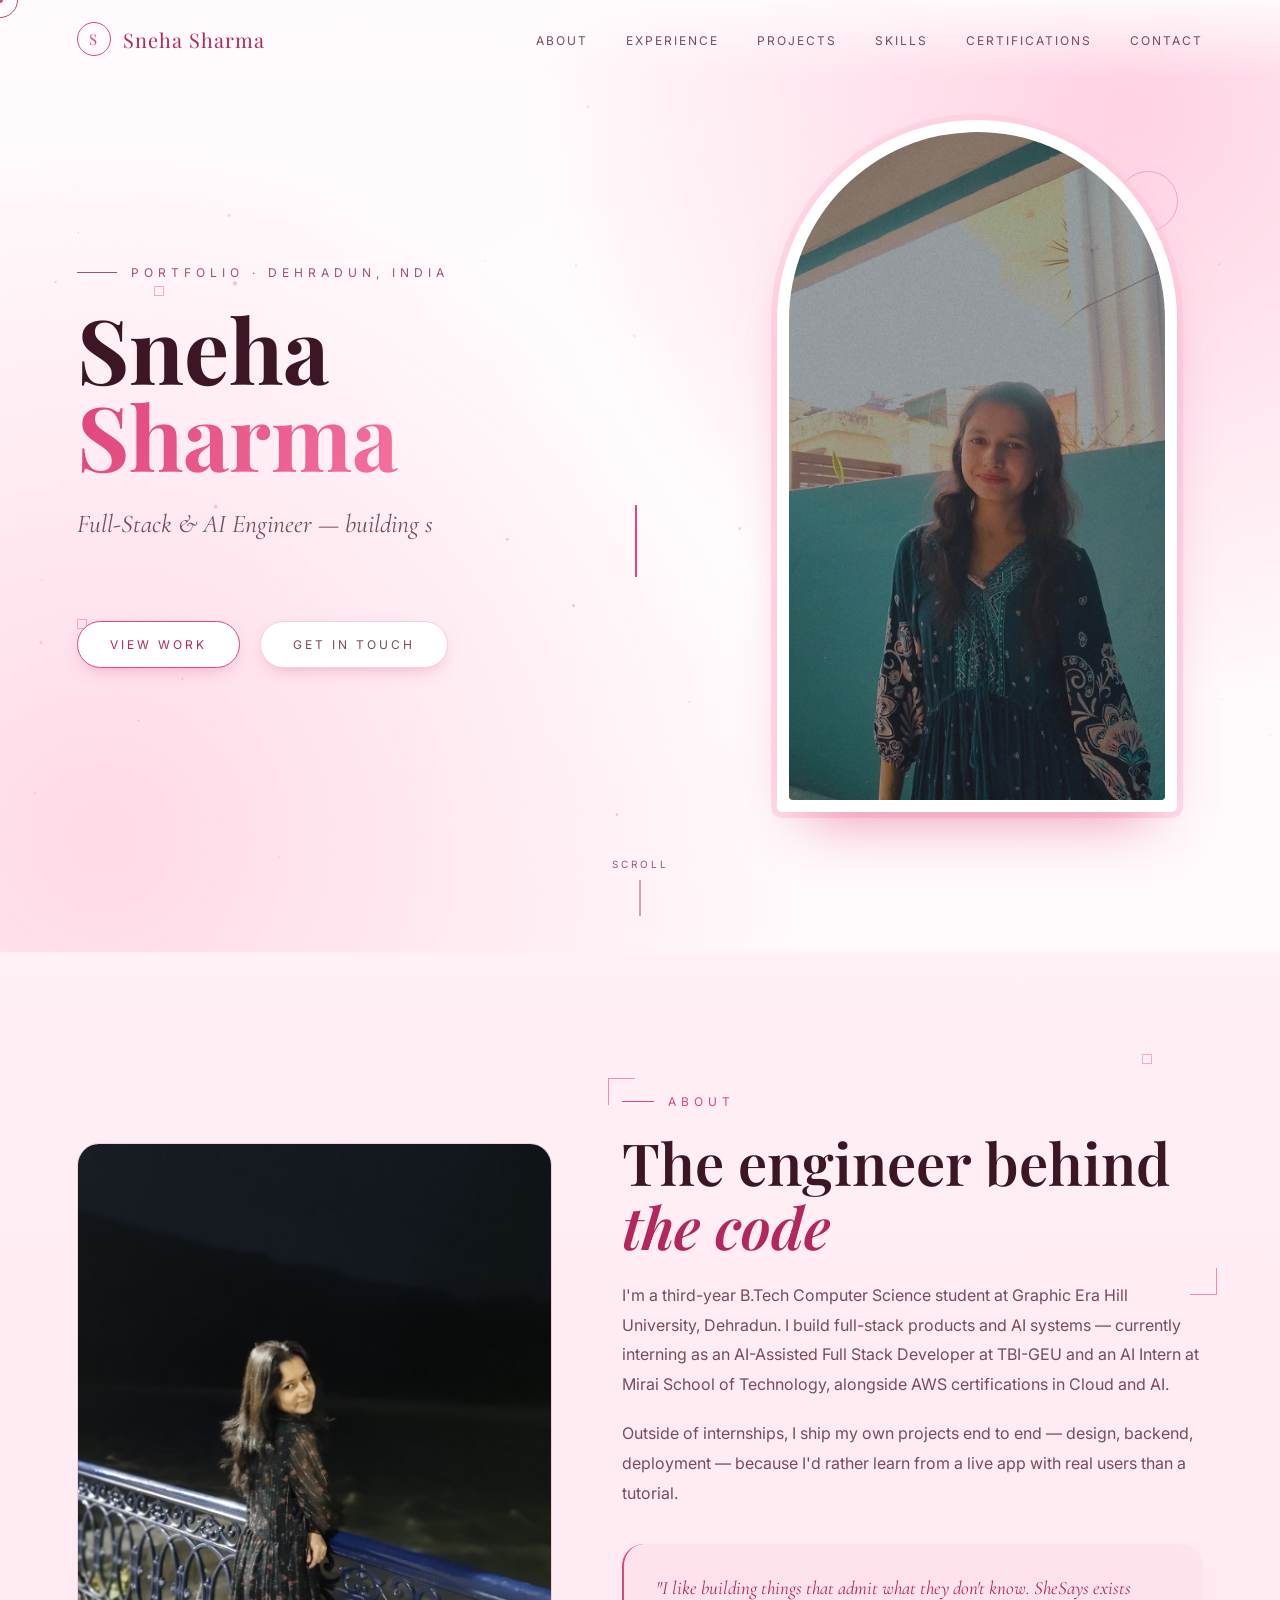
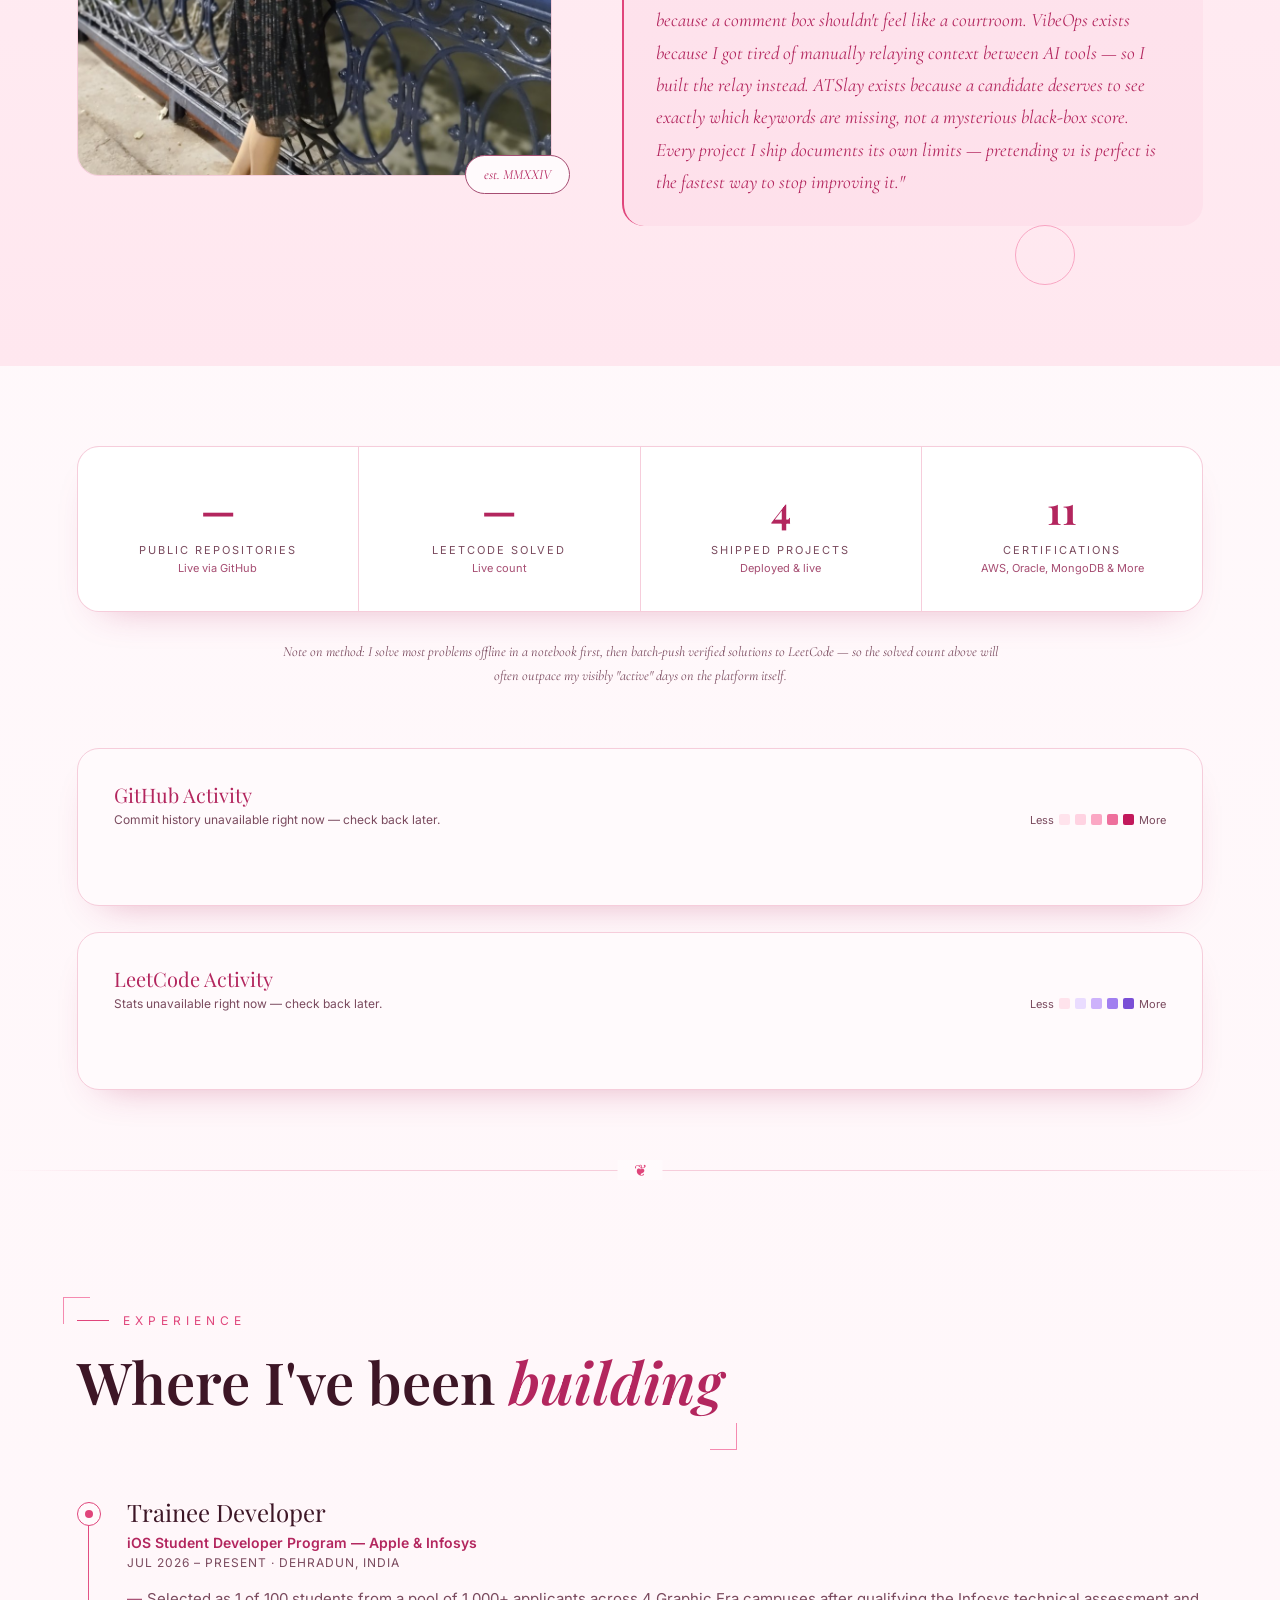
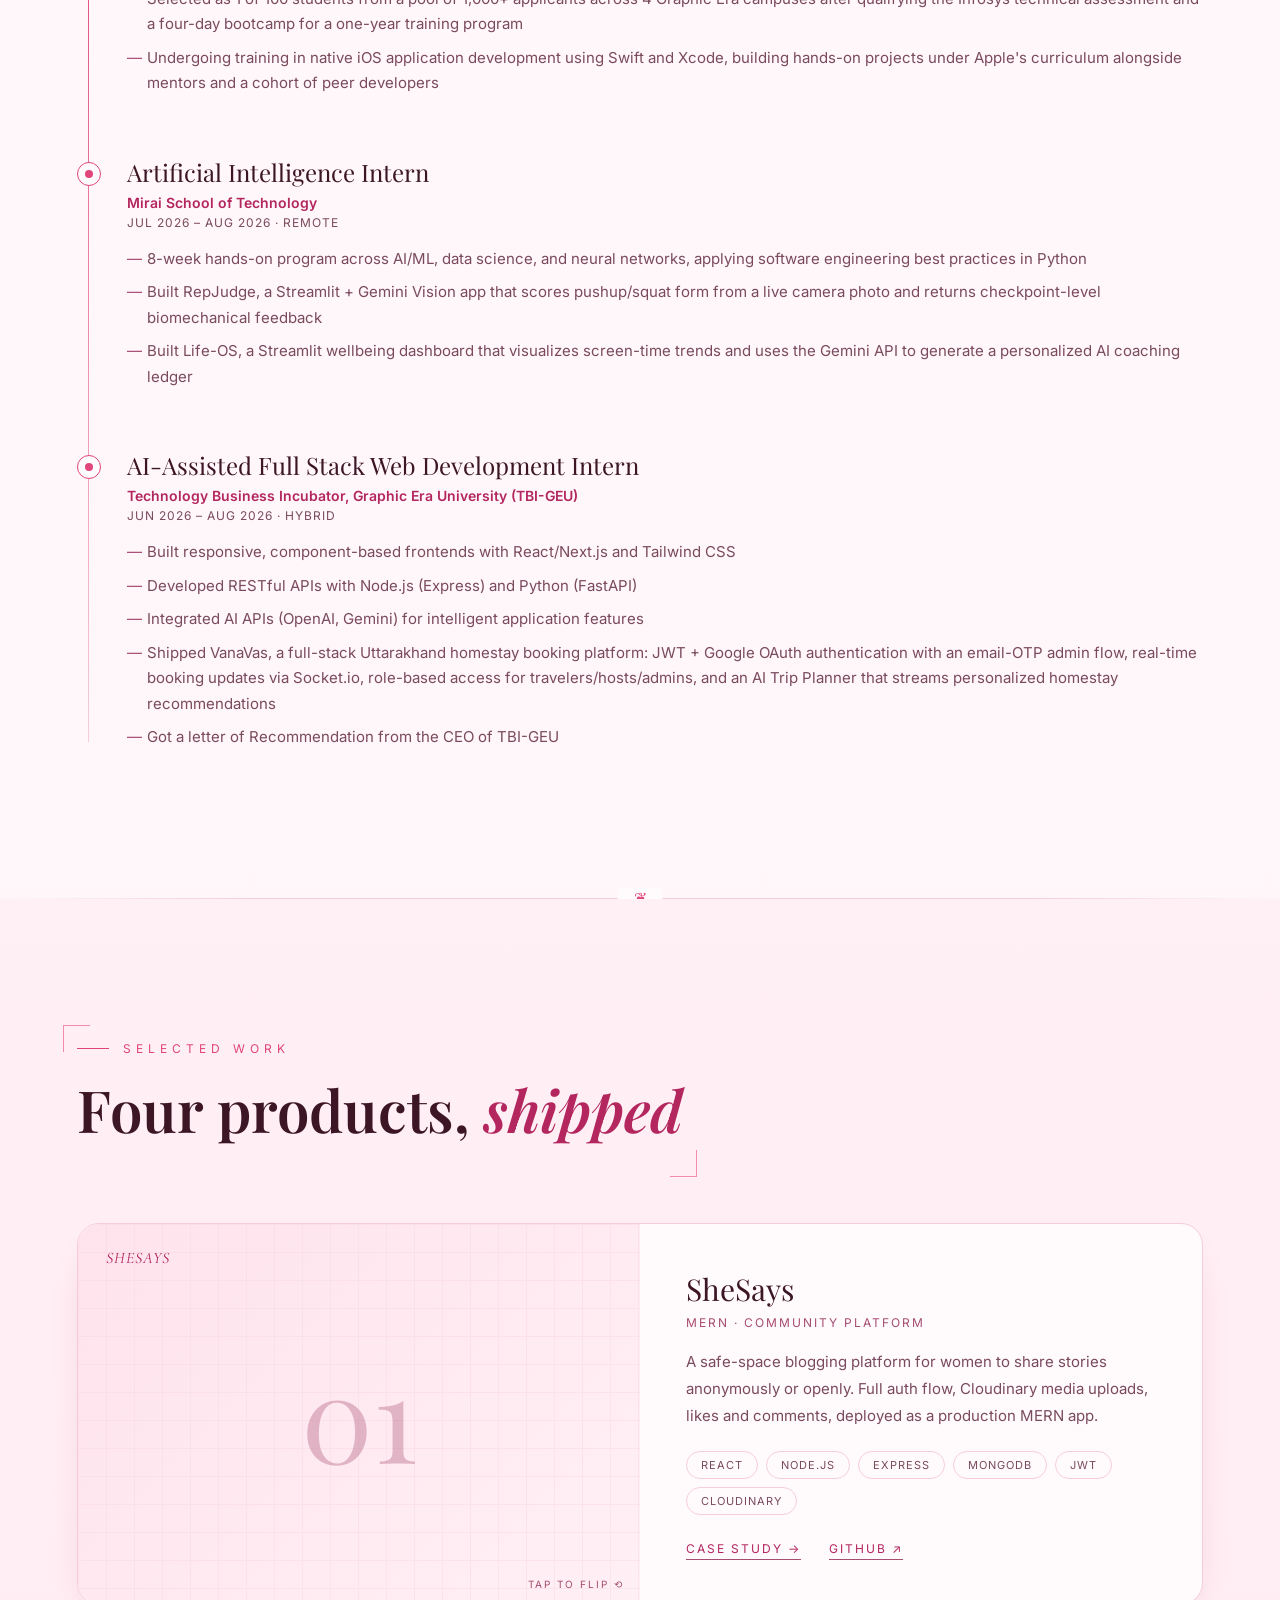
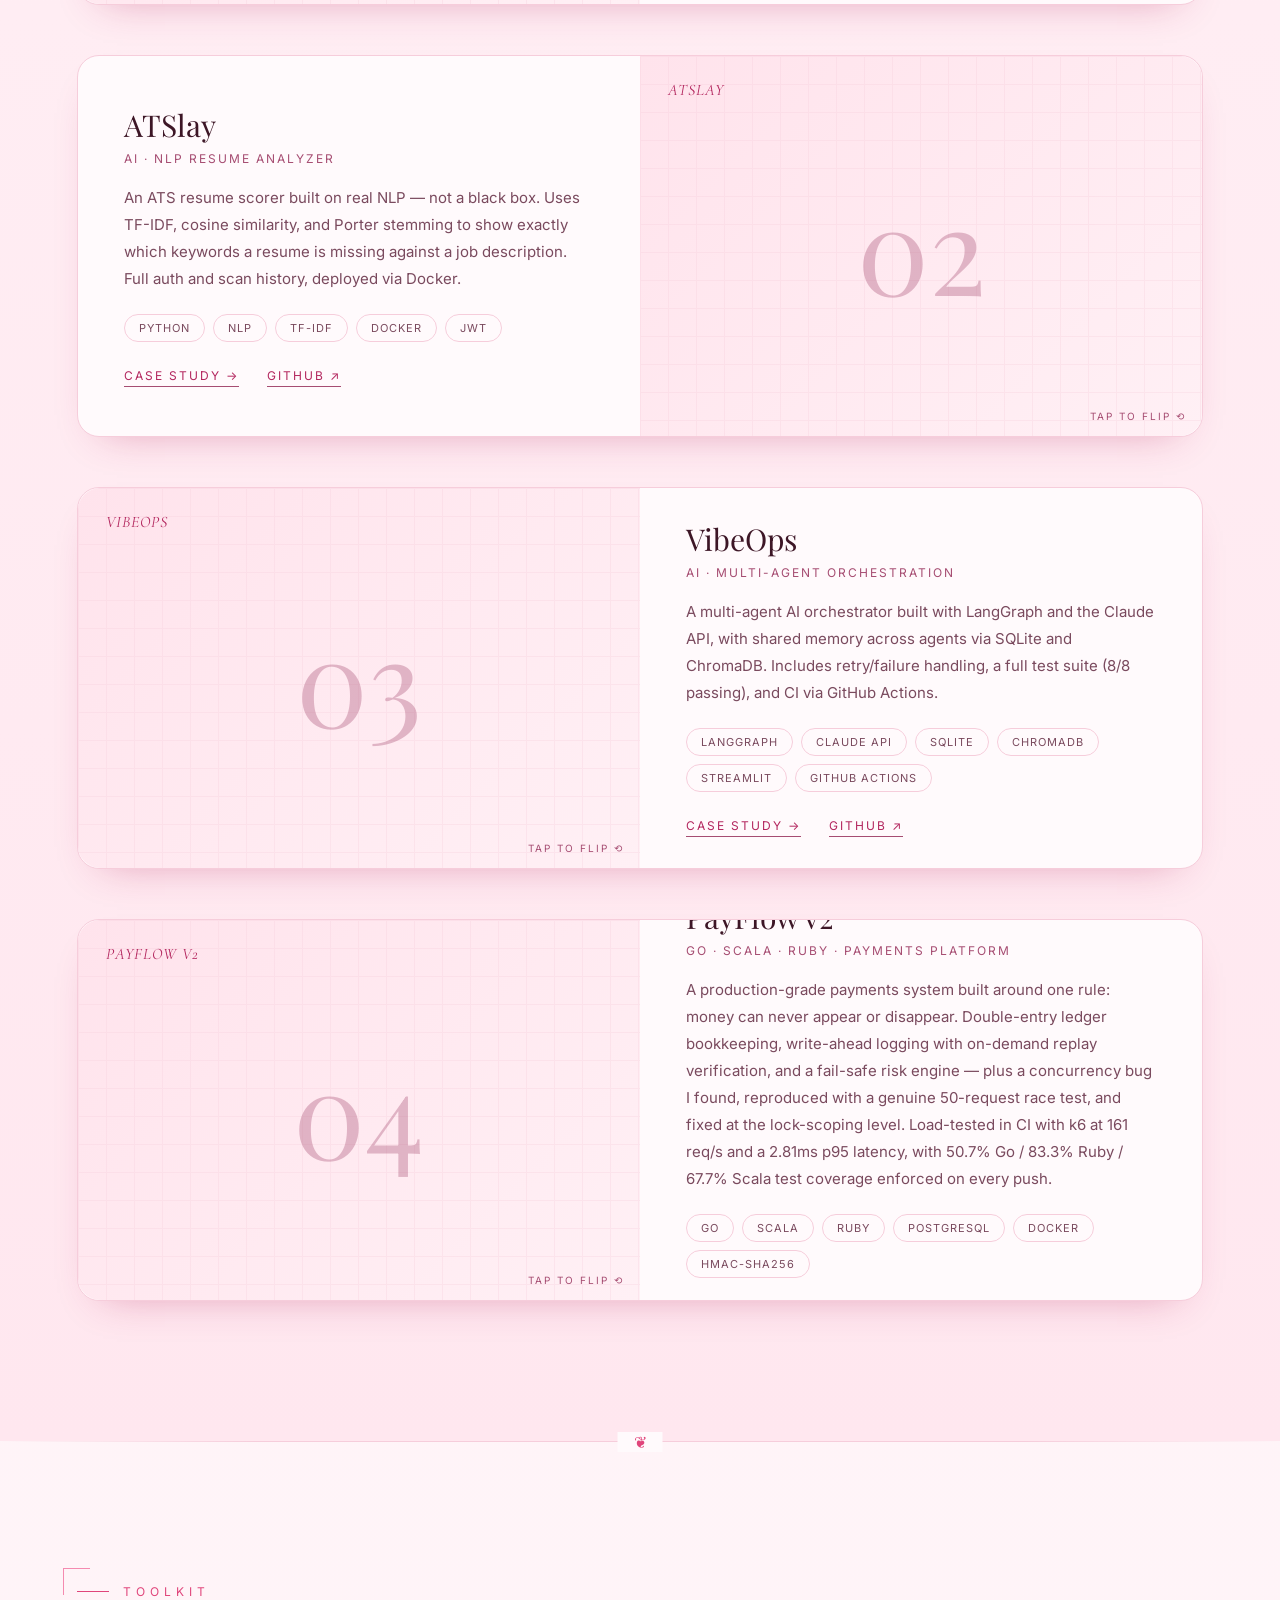
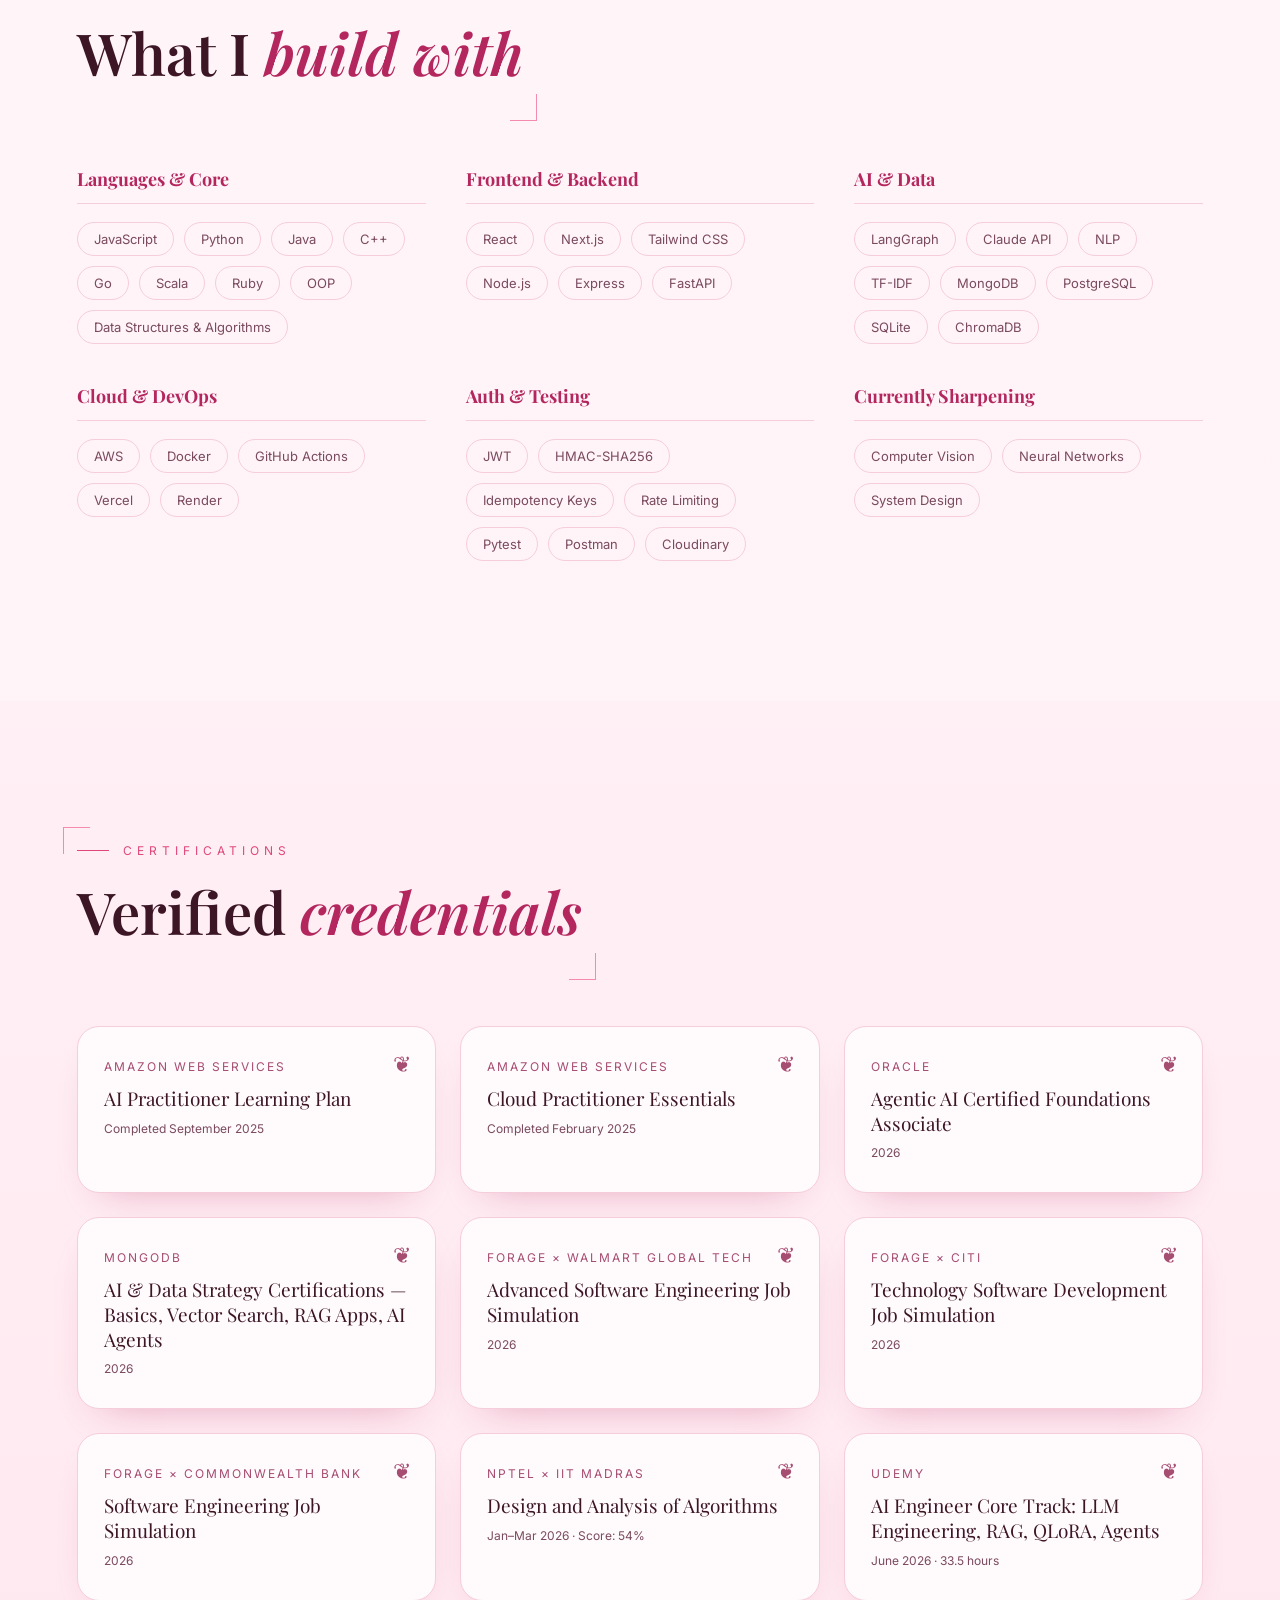
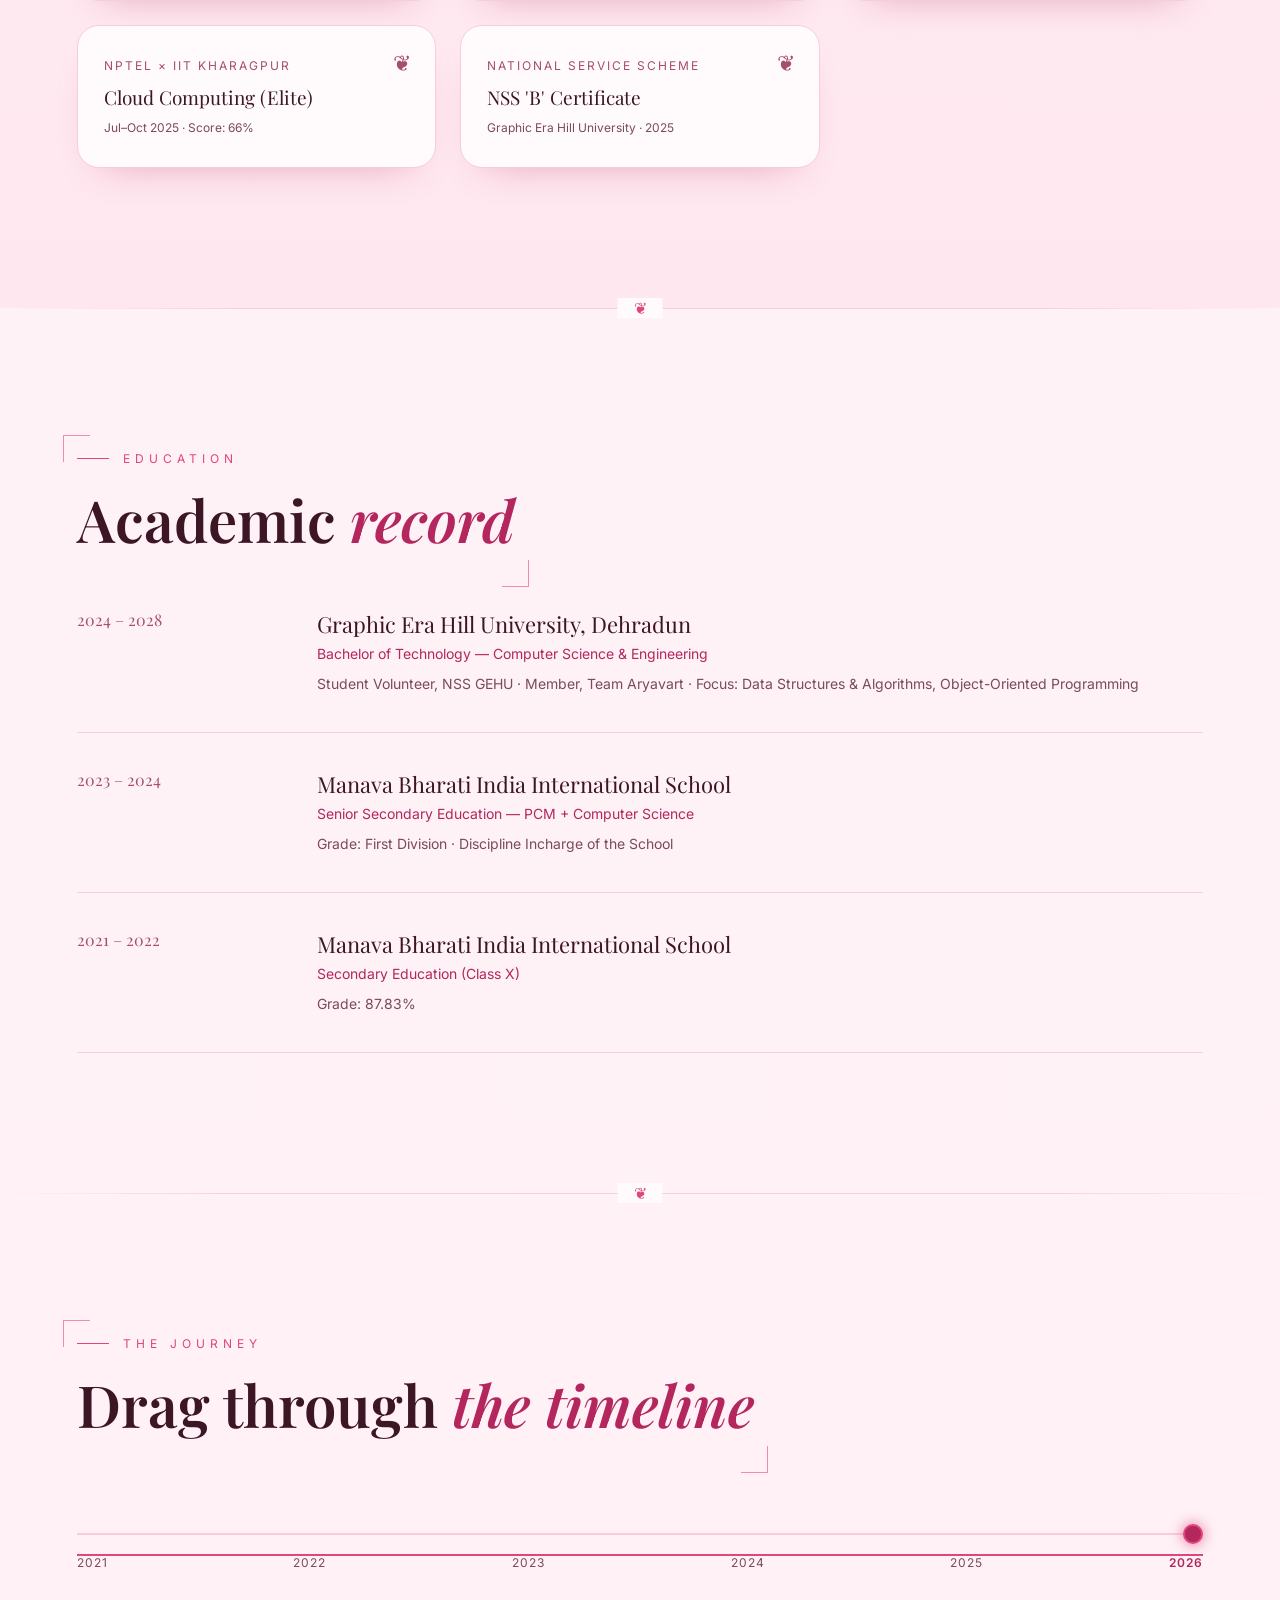
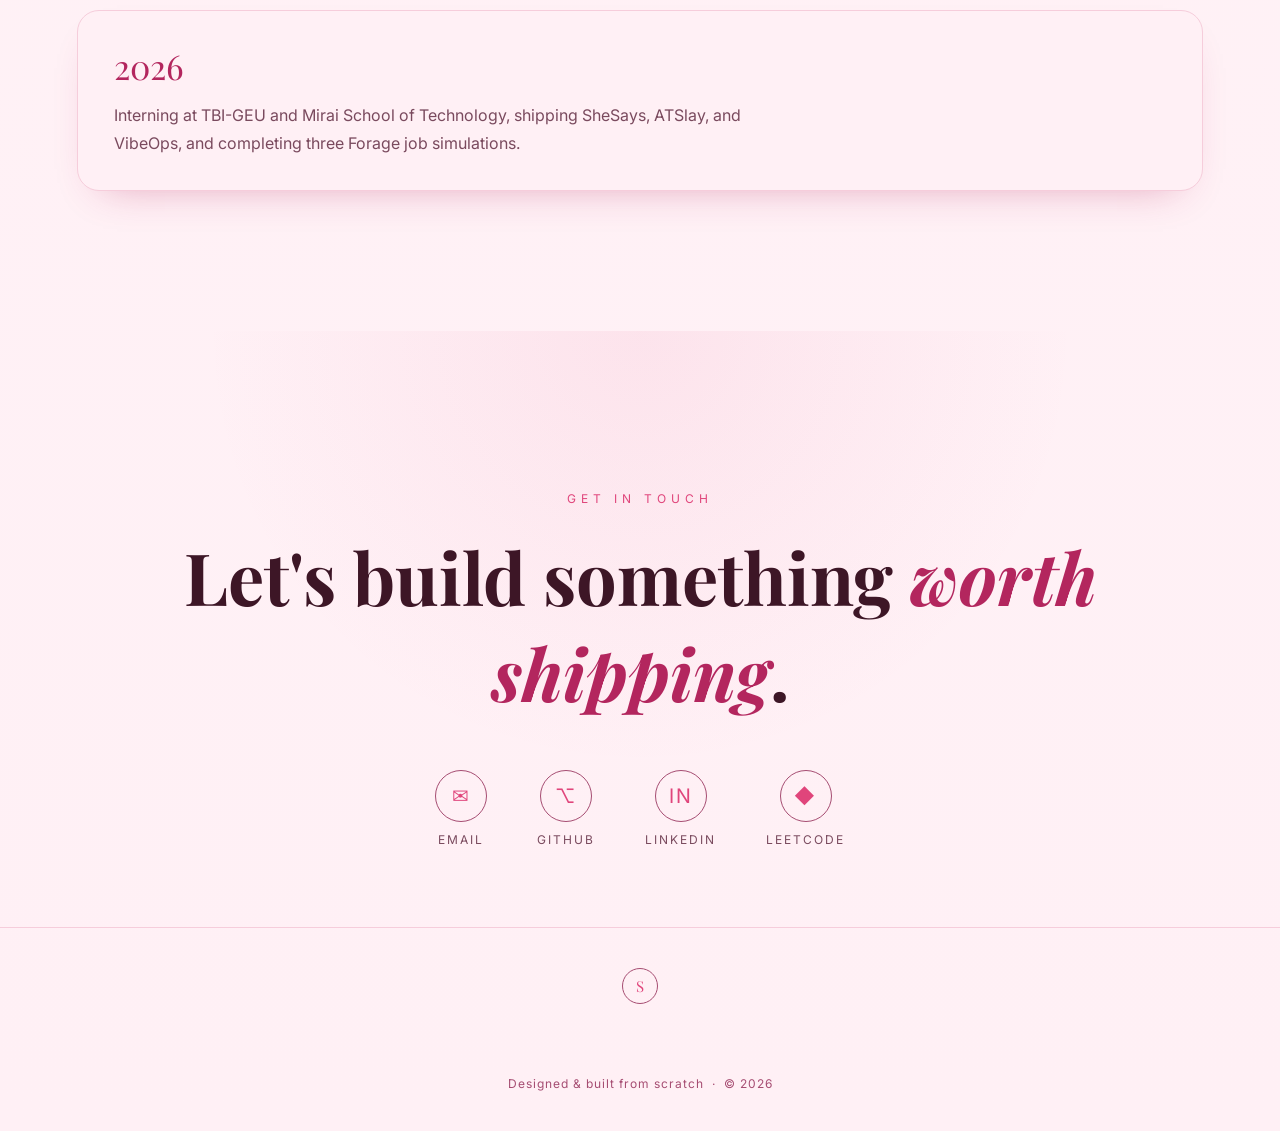
<file: index.html>
<!DOCTYPE html>
<html lang="en">
<head>
<meta charset="UTF-8">
<meta name="viewport" content="width=device-width, initial-scale=1.0">
<title>Sneha Sharma — Full-Stack &amp; AI Engineer</title>
<meta name="description" content="Portfolio of Sneha Sharma — B.Tech CSE, Graphic Era Hill University. Full-stack & AI engineer building SheSays, ATSlay, and VibeOps.">
<link rel="icon" href="data:image/svg+xml,<svg xmlns=%22http://www.w3.org/2000/svg%22 viewBox=%220 0 100 100%22><circle cx=%2250%22 cy=%2250%22 r=%2248%22 fill=%22%23ffe3ec%22 stroke=%22%23e0457b%22 stroke-width=%224%22/><text x=%2250%22 y=%2266%22 font-size=%2244%22 fill=%22%23e0457b%22 text-anchor=%22middle%22 font-family=%22serif%22>S</text></svg>">
<link rel="preconnect" href="https://fonts.googleapis.com">
<link rel="preconnect" href="https://fonts.gstatic.com" crossorigin>
<link href="https://fonts.googleapis.com/css2?family=Playfair+Display:ital,wght@0,500;0,600;0,700;0,800;1,500&family=Cormorant+Garamond:ital,wght@0,500;1,500&family=Inter:wght@300;400;500;600;700&display=swap" rel="stylesheet">
<style>
  :root{
    --ink:#fffafc;
    --ink-2:#fff0f5;
    --ink-3:#ffe3ec;
    --hairline:#f6cddb;
    --gold:#e0457b;
    --gold-bright:#b3265e;
    --gold-dim:#a64d72;
    --ivory:#3d1626;
    --ivory-dim:#7a4a5e;
    --wine:#ffd1e1;
    --serif:'Playfair Display', serif;
    --serif-italic:'Cormorant Garamond', serif;
    --sans:'Inter', sans-serif;
  }

  *{margin:0;padding:0;box-sizing:border-box;}

  html{scroll-behavior:smooth;}

  body{
    background:var(--ink);
    color:var(--ivory);
    font-family:var(--sans);
    overflow-x:hidden;
    cursor:none;
  }

  ::selection{background:var(--gold);color:var(--ink);}

  a{color:inherit;text-decoration:none;}

  img{max-width:100%;display:block;}

  /* ============ CUSTOM CURSOR ============ */
  .cursor-dot, .cursor-ring{
    position:fixed;top:0;left:0;pointer-events:none;z-index:9999;
    border-radius:50%;
    transform:translate(-50%,-50%);
    will-change:transform;
  }
  .cursor-dot{
    width:6px;height:6px;background:var(--gold);
    transition:opacity .2s;
  }
  .cursor-ring{
    width:36px;height:36px;border:1px solid var(--gold-dim);
    transition:width .25s,height .25s,border-color .25s,background .25s;
  }
  .cursor-ring.hover{
    width:64px;height:64px;border-color:var(--gold);background:rgba(224,69,123,0.08);
  }
  @media (hover:none), (pointer:coarse){
    .cursor-dot,.cursor-ring{display:none;}
    body{cursor:auto;}
  }

  /* ============ SPLASH SCREEN ============ */
  #splash{
    position:fixed;inset:0;z-index:10000;
    background:var(--ink);
    display:flex;align-items:center;justify-content:center;
    transition:opacity .9s ease, visibility .9s ease;
  }
  #splash.hide{opacity:0;visibility:hidden;pointer-events:none;}
  .seal{
    position:relative;width:140px;height:140px;
  }
  .seal svg{width:100%;height:100%;}
  .seal-ring{
    fill:none;stroke:var(--gold);stroke-width:1.5;
    stroke-dasharray:440;stroke-dashoffset:440;
    animation:draw-ring 1.4s ease forwards .2s;
  }
  .seal-letter{
    font-family:var(--serif);font-size:56px;fill:var(--gold-bright);
    opacity:0;
    animation:letter-in 0.8s ease forwards 1.1s;
  }
  .seal-crack{
    fill:none;stroke:var(--gold-bright);stroke-width:1.2;
    stroke-dasharray:120;stroke-dashoffset:120;
    animation:draw-crack .5s ease forwards 1.7s;
    opacity:0;
  }
  .seal-shockwave{
    fill:none;stroke:var(--gold);stroke-width:1.5;
    opacity:0;transform-origin:center;
  }
  #splash.crack-open .seal-crack{opacity:1;}
  #splash.crack-open .seal-shockwave{animation:shockwave .7s ease-out forwards;}
  #splash.crack-open .seal{animation:seal-break .7s ease-in forwards;}
  @keyframes draw-ring{to{stroke-dashoffset:0;}}
  @keyframes draw-crack{to{stroke-dashoffset:0;}}
  @keyframes letter-in{
    from{opacity:0;transform:scale(0.8);}
    to{opacity:1;transform:scale(1);}
  }
  @keyframes shockwave{
    from{opacity:.9;transform:scale(0.9);}
    to{opacity:0;transform:scale(2.6);}
  }
  @keyframes seal-break{
    0%{transform:scale(1);opacity:1;}
    40%{transform:scale(1.12);opacity:1;}
    100%{transform:scale(0.7) rotate(8deg);opacity:0;}
  }
  .splash-label{
    position:absolute;bottom:-40px;left:50%;transform:translateX(-50%);
    font-size:11px;letter-spacing:4px;color:var(--gold-dim);
    text-transform:uppercase;white-space:nowrap;
    opacity:0;animation:letter-in .8s ease forwards 1.5s;
  }

  /* ============ AMBIENT PARTICLES + CURSOR DUST ============ */
  #ambientCanvas{position:fixed;inset:0;z-index:1;pointer-events:none;opacity:.5;}
  .dust{
    position:fixed;top:0;left:0;pointer-events:none;z-index:9998;
    width:4px;height:4px;border-radius:50%;background:var(--gold-bright);
    box-shadow:0 0 6px 1px var(--gold);
    animation:dust-float .9s ease-out forwards;
  }
  @keyframes dust-float{
    0%{opacity:.9;transform:translate(0,0) scale(1);}
    100%{opacity:0;transform:translate(var(--dx,0px),var(--dy,-40px)) scale(0.3);}
  }

  /* ============ SCROLL-DRAWN SECTION FRAME ============ */
  .section-frame{position:relative;display:inline-block;padding:2px 0;}
  .section-frame::before,.section-frame::after{
    content:'';position:absolute;width:0;height:0;
    border:1px solid var(--gold);transition:width .6s ease, height .6s ease;
  }
  .section-frame::before{top:-14px;left:-14px;border-right:none;border-bottom:none;}
  .section-frame::after{bottom:-14px;right:-14px;border-left:none;border-top:none;}
  .reveal.in.section-frame::before,.reveal.in.section-frame::after{width:26px;height:26px;}

  /* ============ PARALLAX LAYERS ============ */
  .parallax-el{position:absolute;pointer-events:none;will-change:transform;opacity:.5;}
  .parallax-diamond{width:10px;height:10px;border:1px solid var(--gold-dim);transform:rotate(45deg);}
  .parallax-ring{width:60px;height:60px;border:1px solid var(--gold-dim);border-radius:50%;}

  /* ============ SCROLL PROGRESS ============ */
  #progress{
    position:fixed;top:0;left:0;height:2px;background:linear-gradient(90deg,var(--gold-dim),var(--gold),var(--gold-bright));
    z-index:9000;width:0%;transition:width .1s linear;
  }

  /* ============ NAV ============ */
  nav{
    position:fixed;top:0;left:0;right:0;z-index:900;
    display:flex;align-items:center;justify-content:space-between;
    padding:22px 6vw;
    background:linear-gradient(180deg, rgba(255,250,252,0.9), rgba(255,250,252,0));
    backdrop-filter:blur(2px);
  }
  .brand{
    display:flex;align-items:center;gap:12px;
    font-family:var(--serif);font-size:20px;letter-spacing:1px;color:var(--gold-bright);
  }
  .brand .mono{
    width:34px;height:34px;border:1px solid var(--gold);border-radius:50%;
    display:flex;align-items:center;justify-content:center;font-size:15px;color:var(--gold);
  }
  .nav-links{display:flex;gap:38px;list-style:none;}
  .nav-links a{
    font-size:12px;letter-spacing:2px;text-transform:uppercase;color:var(--ivory-dim);
    position:relative;padding-bottom:4px;transition:color .3s;
  }
  .nav-links a::after{
    content:'';position:absolute;bottom:0;left:0;width:0;height:1px;background:var(--gold);
    transition:width .35s ease;
  }
  .nav-links a:hover{color:var(--gold-bright);}
  .nav-links a:hover::after{width:100%;}
  .nav-toggle{display:none;flex-direction:column;gap:5px;cursor:none;}
  .nav-toggle span{width:24px;height:1px;background:var(--gold);}

  @media(max-width:900px){
    .nav-links{
      position:fixed;top:0;right:-100%;height:100vh;width:70%;
      background:var(--ink-2);flex-direction:column;justify-content:center;
      align-items:flex-start;padding:0 40px;transition:right .5s ease;gap:28px;
      border-left:1px solid var(--hairline);
    }
    .nav-links.open{right:0;}
    .nav-toggle{display:flex;}
  }

  /* ============ SECTION SHELL ============ */
  section{
    position:relative;padding:140px 6vw;max-width:1400px;margin:0 auto;
  }
  .eyebrow{
    font-size:12px;letter-spacing:5px;text-transform:uppercase;color:var(--gold);
    display:flex;align-items:center;gap:14px;margin-bottom:22px;
  }
  .eyebrow::before{content:'';width:32px;height:1px;background:var(--gold);}
  h2.title{
    font-family:var(--serif);font-weight:600;font-size:clamp(32px,5vw,58px);
    color:var(--ivory);line-height:1.1;margin-bottom:20px;
  }
  h2.title em{color:var(--gold-bright);font-style:italic;}

  .reveal{opacity:0;transform:translateY(40px);transition:opacity .9s cubic-bezier(.2,.7,.2,1),transform .9s cubic-bezier(.2,.7,.2,1);}
  .reveal.in{opacity:1;transform:translateY(0);}
  .reveal-delay-1.in{transition-delay:.1s;}
  .reveal-delay-2.in{transition-delay:.22s;}
  .reveal-delay-3.in{transition-delay:.34s;}

  .divider{
    width:100%;height:1px;
    background:linear-gradient(90deg, transparent, var(--hairline) 20%, var(--hairline) 80%, transparent);
    margin:0 auto;position:relative;
  }
  .divider::before{
    content:'❦';position:absolute;left:50%;top:50%;transform:translate(-50%,-50%);
    background:var(--ink);color:var(--gold);padding:0 16px;font-size:16px;
  }

  /* ============ HERO ============ */
  #hero{
    min-height:100vh;display:flex;align-items:center;padding-top:120px;
    background:
      radial-gradient(circle at 85% 15%, rgba(224,69,123,0.08), transparent 40%),
      radial-gradient(circle at 10% 90%, rgba(255,182,206,0.15), transparent 45%);
  }
  .hero-grid{
    display:grid;grid-template-columns:1.15fr 0.85fr;gap:60px;align-items:center;width:100%;
  }
  .hero-eyebrow{
    font-size:12px;letter-spacing:5px;text-transform:uppercase;color:var(--gold-dim);
    margin-bottom:24px;display:flex;align-items:center;gap:14px;
  }
  .hero-eyebrow::before{content:'';width:40px;height:1px;background:var(--gold-dim);}
  .hero-name{
    font-family:var(--serif);font-weight:700;font-size:clamp(48px,7vw,104px);
    line-height:0.98;color:var(--ivory);
  }
  .hero-name .last{
    display:block;color:var(--gold);
    background:linear-gradient(120deg,var(--gold-dim),var(--gold-bright) 40%,var(--gold) 60%,var(--gold-dim));
    background-size:250% auto;-webkit-background-clip:text;background-clip:text;-webkit-text-fill-color:transparent;
    animation:shine 6s linear infinite;
  }
  @keyframes shine{to{background-position:250% center;}}
  .hero-tagline{
    font-family:var(--serif-italic);font-style:italic;font-size:clamp(18px,2vw,26px);
    color:var(--ivory-dim);margin-top:26px;max-width:560px;line-height:1.5;min-height:2.8em;
  }
  .hero-cta{display:flex;gap:20px;margin-top:44px;flex-wrap:wrap;}
  .btn{
    position:relative;display:inline-flex;align-items:center;gap:10px;
    padding:15px 32px;font-size:12px;letter-spacing:3px;text-transform:uppercase;
    border:1px solid var(--gold);color:var(--gold-bright);overflow:hidden;
    transition:color .4s ease;
  }
  .btn::before{
    content:'';position:absolute;inset:0;background:var(--gold);
    transform:translateX(-101%);transition:transform .45s cubic-bezier(.2,.7,.2,1);z-index:-1;
  }
  .btn:hover{color:var(--ink);}
  .btn:hover::before{transform:translateX(0);}
  .btn.ghost{border-color:var(--hairline);color:var(--ivory-dim);}
  .btn.ghost:hover{color:var(--ivory);border-color:var(--gold-dim);}
  .btn.ghost::before{background:var(--ink-3);}

  .hero-portrait{
    position:relative;justify-self:center;width:100%;max-width:400px;
  }
  .portrait-frame{
    position:relative;border:1px solid var(--gold-dim);padding:14px;
    animation:float 6s ease-in-out infinite;
  }
  .portrait-frame::before,.portrait-frame::after{
    content:'';position:absolute;width:22px;height:22px;border:1px solid var(--gold);
  }
  .portrait-frame::before{top:-1px;left:-1px;border-right:none;border-bottom:none;}
  .portrait-frame::after{bottom:-1px;right:-1px;border-left:none;border-top:none;}
  .portrait-frame img{filter:grayscale(15%) contrast(1.05) saturate(0.9);}
  @keyframes float{0%,100%{transform:translateY(0);}50%{transform:translateY(-14px);}}

  .scroll-cue{
    position:absolute;bottom:36px;left:50%;transform:translateX(-50%);
    display:flex;flex-direction:column;align-items:center;gap:10px;
    font-size:10px;letter-spacing:3px;color:var(--gold-dim);text-transform:uppercase;
  }
  .scroll-cue .line{width:1px;height:36px;background:var(--gold-dim);position:relative;overflow:hidden;}
  .scroll-cue .line::after{
    content:'';position:absolute;top:-100%;left:0;width:100%;height:100%;background:var(--gold);
    animation:scroll-line 2s ease-in-out infinite;
  }
  @keyframes scroll-line{50%{top:100%;}100%{top:100%;}}

  /* ============ ABOUT ============ */
  #about{background:var(--ink-2);}
  .about-grid{display:grid;grid-template-columns:0.9fr 1.1fr;gap:70px;align-items:center;}
  .about-img-wrap{position:relative;}
  .about-img-wrap img{
    filter:grayscale(35%) contrast(1.05) brightness(0.95);
    border:1px solid var(--hairline);
  }
  .about-img-wrap .frame-tag{
    position:absolute;bottom:-18px;right:-18px;background:var(--ink);
    border:1px solid var(--gold-dim);padding:10px 18px;font-family:var(--serif-italic);
    font-style:italic;font-size:14px;color:var(--gold-bright);
  }
  .about-body p{color:var(--ivory-dim);line-height:1.85;font-size:16px;margin-bottom:20px;}
  .philosophy{
    margin-top:36px;padding:28px 32px;border-left:2px solid var(--gold);
    background:rgba(224,69,123,0.04);
  }
  .philosophy p{
    font-family:var(--serif-italic);font-style:italic;font-size:19px;color:var(--gold-bright);
    line-height:1.7;margin:0;
  }

  /* ============ LIVE STATS ============ */
  #stats{padding-top:80px;padding-bottom:80px;}
  .stats-grid{
    display:grid;grid-template-columns:repeat(4,1fr);gap:1px;
    background:var(--hairline);border:1px solid var(--hairline);
  }
  .stat-card{
    background:var(--ink);padding:36px 24px;text-align:center;
  }
  .stats-note{
    max-width:720px;margin:28px auto 0;text-align:center;font-family:var(--serif-italic);
    font-style:italic;font-size:14px;color:var(--ivory-dim);line-height:1.7;
  }
  .heatmap-panel{margin-top:60px;border:1px solid var(--hairline);padding:32px 36px;background:var(--ink);}
  .heatmap-header{display:flex;justify-content:space-between;align-items:flex-end;flex-wrap:wrap;gap:16px;margin-bottom:22px;}
  .heatmap-title{font-family:var(--serif);font-size:20px;color:var(--gold-bright);}
  .heatmap-sub{font-size:12px;color:var(--ivory-dim);margin-top:4px;}
  .heatmap-legend{display:flex;align-items:center;gap:5px;font-size:11px;color:var(--ivory-dim);}
  .heatmap-grid{
    display:grid;grid-auto-flow:column;grid-template-rows:repeat(7,1fr);gap:3px;
    overflow-x:auto;padding-bottom:6px;
  }
  .hm-cell{width:11px;height:11px;background:var(--ink-3);border-radius:2px;flex-shrink:0;}
  .hm-cell[data-level="0"]{background:var(--ink-3);}
  .hm-cell[data-level="1"]{background:#ffd3e2;}
  .hm-cell[data-level="2"]{background:#fba7c4;}
  .hm-cell[data-level="3"]{background:#ee6f9c;}
  .hm-cell[data-level="4"]{background:#c2185b;}
  .hm-cell.lc[data-level="1"]{background:#eadcff;}
  .hm-cell.lc[data-level="2"]{background:#cdb2fb;}
  .hm-cell.lc[data-level="3"]{background:#a17ff0;}
  .hm-cell.lc[data-level="4"]{background:#7a4fd6;}
  @media(max-width:700px){.heatmap-panel{padding:24px 20px;}}
  .stat-num{
    font-family:var(--serif);font-size:clamp(30px,3vw,44px);color:var(--gold-bright);
    font-weight:700;
  }
  .stat-label{
    font-size:11px;letter-spacing:2px;text-transform:uppercase;color:var(--ivory-dim);margin-top:8px;
  }
  .stat-sub{font-size:11px;color:var(--gold-dim);margin-top:4px;}
  @media(max-width:800px){.stats-grid{grid-template-columns:repeat(2,1fr);}}

  /* ============ EXPERIENCE ============ */
  .timeline{position:relative;margin-top:60px;}
  .timeline::before{
    content:'';position:absolute;left:11px;top:8px;bottom:8px;width:1px;
    background:linear-gradient(180deg,var(--gold),var(--hairline));
  }
  .t-item{position:relative;padding-left:50px;margin-bottom:60px;}
  .t-item:last-child{margin-bottom:0;}
  .t-dot{
    position:absolute;left:0;top:6px;width:24px;height:24px;border-radius:50%;
    border:1px solid var(--gold);background:var(--ink);
    display:flex;align-items:center;justify-content:center;
  }
  .t-dot::after{content:'';width:8px;height:8px;border-radius:50%;background:var(--gold);}
  .t-role{font-family:var(--serif);font-size:24px;color:var(--ivory);margin-bottom:6px;}
  .t-org{color:var(--gold-bright);font-size:14px;font-weight:600;margin-bottom:4px;}
  .t-meta{font-size:12px;letter-spacing:1px;color:var(--ivory-dim);text-transform:uppercase;margin-bottom:16px;}
  .t-list{list-style:none;}
  .t-list li{
    position:relative;padding-left:20px;color:var(--ivory-dim);line-height:1.7;margin-bottom:8px;font-size:15px;
  }
  .t-list li::before{content:'—';position:absolute;left:0;color:var(--gold-dim);}

  /* ============ PROJECTS ============ */
  #projects{background:var(--ink-2);}
  .projects-grid{display:flex;flex-direction:column;gap:50px;margin-top:60px;}
  .project-card{position:relative;border:1px solid var(--hairline);background:var(--ink);transition:border-color .4s ease;min-height:380px;}
  .project-card:hover{border-color:var(--gold-dim);}
  .card-inner{position:relative;width:100%;height:100%;min-height:380px;transition:transform .7s cubic-bezier(.4,.2,.2,1);transform-style:preserve-3d;}
  .project-card.flipped .card-inner{transform:rotateY(180deg);}
  .card-face{backface-visibility:hidden;position:absolute;inset:0;}
  .card-face.front{display:grid;grid-template-columns:1fr 1fr;}
  .project-card.flip .card-face.front{grid-template-columns:1fr 1fr;}
  .project-card.flip .card-face.front .p-visual{order:2;}
  .card-face.back{
    transform:rotateY(180deg);
    display:flex;align-items:center;justify-content:center;flex-direction:column;
    padding:40px;text-align:center;background:linear-gradient(135deg,var(--ink-3),var(--ink-2));
  }
  .card-face.back .back-label{font-size:11px;letter-spacing:3px;color:var(--gold-dim);text-transform:uppercase;margin-bottom:14px;}
  .card-face.back .back-stat{font-family:var(--serif);font-size:28px;color:var(--gold-bright);margin-bottom:8px;}
  .card-face.back .back-note{color:var(--ivory-dim);font-size:14px;line-height:1.7;max-width:420px;}
  .p-visual{
    background:linear-gradient(135deg,var(--ink-3),var(--ink-2));
    display:flex;align-items:center;justify-content:center;padding:50px;
    position:relative;overflow:hidden;cursor:none;
  }
  .p-visual::before{
    content:'';position:absolute;inset:0;
    background-image:linear-gradient(var(--hairline) 1px, transparent 1px), linear-gradient(90deg, var(--hairline) 1px, transparent 1px);
    background-size:28px 28px;opacity:.3;
  }
  .p-index{
    font-family:var(--serif);font-size:120px;color:var(--gold-dim);opacity:.35;
    position:relative;z-index:1;
  }
  .p-visual-name{
    position:absolute;top:24px;left:28px;z-index:2;
    font-family:var(--serif-italic);font-style:italic;font-size:16px;
    letter-spacing:1px;color:var(--gold-bright);text-transform:uppercase;
  }
  .flip-hint{
    position:absolute;bottom:14px;right:16px;font-size:10px;letter-spacing:2px;
    color:var(--gold-dim);text-transform:uppercase;z-index:2;
  }
  .p-body{padding:46px;display:flex;flex-direction:column;justify-content:center;overflow:auto;}
  .p-name{font-family:var(--serif);font-size:30px;color:var(--ivory);margin-bottom:6px;}
  .p-tag{font-size:12px;letter-spacing:2px;text-transform:uppercase;color:var(--gold-dim);margin-bottom:18px;}
  .p-desc{color:var(--ivory-dim);line-height:1.8;font-size:15px;margin-bottom:22px;}
  .p-stack{display:flex;flex-wrap:wrap;gap:8px;margin-bottom:26px;}
  .chip{
    font-size:11px;letter-spacing:1px;padding:6px 14px;border:1px solid var(--hairline);color:var(--ivory-dim);
    text-transform:uppercase;transition:all .3s;
  }
  .chip:hover{border-color:var(--gold);color:var(--gold-bright);}
  .p-links{display:flex;gap:28px;}
  .p-links a{
    font-size:12px;letter-spacing:2px;text-transform:uppercase;color:var(--gold-bright);
    border-bottom:1px solid var(--gold-dim);padding-bottom:3px;transition:border-color .3s,color .3s;
  }
  .p-links a:hover{border-color:var(--gold-bright);color:var(--gold);}
  @media(max-width:900px){
    .card-face.front, .project-card.flip .card-face.front{grid-template-columns:1fr;}
    .project-card.flip .card-face.front .p-visual{order:0;}
    .p-body{padding:36px 28px;}
  }

  /* ============ SKILLS ============ */
  .skills-grid{display:grid;grid-template-columns:repeat(3,1fr);gap:40px;margin-top:60px;}
  .skill-cat h4{
    font-family:var(--serif);font-size:18px;color:var(--gold-bright);margin-bottom:18px;
    padding-bottom:12px;border-bottom:1px solid var(--hairline);
  }
  .skill-tags{display:flex;flex-wrap:wrap;gap:10px;}
  .skill-tags span{
    font-size:13px;color:var(--ivory-dim);padding:8px 16px;border:1px solid var(--hairline);
    transition:all .3s;
  }
  .skill-tags span:hover{border-color:var(--gold);color:var(--gold-bright);transform:translateY(-2px);}
  @media(max-width:800px){.skills-grid{grid-template-columns:1fr;}}

  /* ============ CERTIFICATIONS ============ */
  #certs{background:var(--ink-2);}
  .cert-grid{display:grid;grid-template-columns:repeat(3,1fr);gap:24px;margin-top:60px;}
  .cert-card{
    border:1px solid var(--hairline);padding:32px 26px;position:relative;
    transition:border-color .4s,transform .4s;background:var(--ink);
  }
  .cert-card:hover{border-color:var(--gold);transform:translateY(-6px);}
  .cert-org{font-size:12px;letter-spacing:2px;text-transform:uppercase;color:var(--gold-dim);margin-bottom:12px;}
  .cert-name{font-family:var(--serif);font-size:19px;color:var(--ivory);margin-bottom:10px;line-height:1.3;}
  .cert-date{font-size:12px;color:var(--ivory-dim);}
  .cert-seal{position:absolute;top:24px;right:24px;color:var(--gold-dim);font-size:22px;}
  @media(max-width:900px){.cert-grid{grid-template-columns:1fr 1fr;}}
  @media(max-width:600px){.cert-grid{grid-template-columns:1fr;}}

  /* ============ EDUCATION ============ */
  .edu-item{
    display:grid;grid-template-columns:200px 1fr;gap:40px;padding:36px 0;
    border-bottom:1px solid var(--hairline);
  }
  .edu-item:first-child{padding-top:0;}
  .edu-year{font-family:var(--serif);color:var(--gold-dim);font-size:16px;}
  .edu-school{font-family:var(--serif);font-size:22px;color:var(--ivory);margin-bottom:6px;}
  .edu-degree{color:var(--gold-bright);font-size:14px;margin-bottom:10px;}
  .edu-detail{color:var(--ivory-dim);font-size:14px;line-height:1.7;}
  @media(max-width:700px){.edu-item{grid-template-columns:1fr;gap:10px;}}

  /* ============ TIMELINE SCRUBBER ============ */
  .scrubber-wrap{margin-top:60px;}
  .scrubber-input{
    width:100%;-webkit-appearance:none;appearance:none;height:2px;background:var(--hairline);
    outline:none;margin-bottom:6px;cursor:none;
  }
  .scrubber-input::-webkit-slider-thumb{
    -webkit-appearance:none;width:20px;height:20px;border-radius:50%;
    background:var(--gold-bright);border:2px solid var(--gold);cursor:none;
    box-shadow:0 0 12px 2px rgba(224,69,123,0.5);
  }
  .scrubber-input::-moz-range-thumb{
    width:20px;height:20px;border-radius:50%;background:var(--gold-bright);border:2px solid var(--gold);cursor:none;
  }
  .scrubber-track{position:relative;margin-bottom:40px;}
  .scrubber-fill{position:absolute;top:-1px;left:0;height:2px;background:var(--gold);pointer-events:none;transition:width .3s ease;}
  .scrubber-ticks{display:flex;justify-content:space-between;margin-top:14px;}
  .scrubber-ticks span{font-size:12px;letter-spacing:1px;color:var(--ivory-dim);transition:color .3s;}
  .scrubber-ticks span.active{color:var(--gold-bright);font-weight:600;}
  .scrubber-panel{
    border:1px solid var(--hairline);padding:32px 36px;background:var(--ink-2);
    min-height:140px;
  }
  .scrubber-year{font-family:var(--serif);font-size:34px;color:var(--gold-bright);margin-bottom:12px;}
  .scrubber-text{color:var(--ivory-dim);font-size:16px;line-height:1.8;max-width:640px;}

  /* ============ FOOTER SIGNATURE ============ */
  .signature{
    font-family:'Cormorant Garamond', cursive;font-style:italic;font-weight:500;
    font-size:38px;color:var(--gold-bright);display:inline-block;
    clip-path:inset(0 100% 0 0);transition:clip-path 1.8s cubic-bezier(.4,0,.2,1);
  }
  .signature.signed{clip-path:inset(0 0 0 0);}

  /* ============ CONTACT / FOOTER ============ */
  #contact{
    text-align:center;padding-top:160px;padding-bottom:80px;
    background:radial-gradient(circle at 50% 0%, rgba(224,69,123,0.08), transparent 50%);
  }
  #contact .eyebrow{justify-content:center;}
  #contact .eyebrow::before{display:none;}
  .contact-title{
    font-family:var(--serif);font-size:clamp(36px,6vw,72px);color:var(--ivory);margin-bottom:30px;
  }
  .contact-title em{font-style:italic;color:var(--gold-bright);}
  .contact-links{
    display:flex;justify-content:center;gap:50px;margin-top:50px;flex-wrap:wrap;
  }
  .contact-links a{
    display:flex;flex-direction:column;align-items:center;gap:10px;
    font-size:12px;letter-spacing:2px;text-transform:uppercase;color:var(--ivory-dim);
    transition:color .3s,transform .3s;
  }
  .contact-links a:hover{color:var(--gold-bright);transform:translateY(-4px);}
  .contact-links .ic{
    width:52px;height:52px;border:1px solid var(--gold-dim);border-radius:50%;
    display:flex;align-items:center;justify-content:center;font-size:20px;color:var(--gold);
    transition:all .3s;
  }
  .contact-links a:hover .ic{border-color:var(--gold);background:rgba(224,69,123,0.08);}
  footer{
    text-align:center;padding:40px 6vw;border-top:1px solid var(--hairline);
    font-size:12px;color:var(--gold-dim);letter-spacing:1px;
  }
  footer .mono-small{
    width:36px;height:36px;border:1px solid var(--gold-dim);border-radius:50%;
    display:flex;align-items:center;justify-content:center;margin:0 auto 16px;
    font-family:var(--serif);color:var(--gold);font-size:15px;
  }

  /* ============ BLUSH THEME LAYER ============ */
  body{background:linear-gradient(180deg,#fffafc 0%,#fff0f5 100%);}
  #hero{background:
    radial-gradient(circle at 88% 12%, rgba(255,160,196,.45), transparent 42%),
    radial-gradient(circle at 8% 88%, rgba(255,214,228,.9), transparent 48%),
    radial-gradient(circle at 50% 50%, rgba(255,255,255,.7), transparent 60%);}
  #about,#projects,#certs{background:linear-gradient(180deg,#fff0f5,#ffe7ef);}
  nav{background:linear-gradient(180deg,rgba(255,250,252,.95),rgba(255,250,252,0));}
  .btn,.btn.ghost,.chip,.skill-tags span,.edu-item{border-radius:999px;}
  .edu-item{border-radius:0;}
  .btn{background:#fff;box-shadow:0 6px 18px -8px rgba(224,69,123,.5);}
  .btn:hover{color:#fff;}
  .project-card,.cert-card,.heatmap-panel,.scrubber-panel,.philosophy,.card-face,.about-img-wrap img,.frame-tag{border-radius:22px;}
  .project-card,.cert-card,.heatmap-panel,.scrubber-panel{box-shadow:0 18px 40px -26px rgba(179,38,94,.45);}
  .cert-card:hover{box-shadow:0 22px 44px -22px rgba(224,69,123,.55);}
  .stats-grid{border-radius:22px;overflow:hidden;box-shadow:0 18px 40px -26px rgba(179,38,94,.4);}
  .stat-card{background:#fff;}
  .p-visual{border-radius:22px 0 0 22px;}
  .project-card.flip .card-face.front .p-visual{border-radius:0 22px 22px 0;}
  @media(max-width:900px){.p-visual,.project-card.flip .card-face.front .p-visual{border-radius:22px 22px 0 0;}}
  .portrait-frame{border:none;padding:12px;background:#fff;border-radius:999px 999px 28px 28px;
    box-shadow:0 30px 60px -28px rgba(224,69,123,.65),0 0 0 6px rgba(255,200,220,.55);}
  .portrait-frame::before,.portrait-frame::after{display:none;}
  .portrait-frame img{border-radius:999px 999px 20px 20px;filter:saturate(1.02);}
  .about-img-wrap img{filter:none;}
  .section-frame::before,.section-frame::after{border-color:#f58ab0;}
  .hero-name .last{background-image:linear-gradient(120deg,#e0457b,#ff8fb8 40%,#b3265e 70%,#e0457b);}
  .parallax-el{opacity:.7;border-color:#f58ab0;}
  .divider::before{background:#fffafc;}
  #ambientCanvas{opacity:.7;}
  .dust{background:#ff9cc0;box-shadow:0 0 8px 2px rgba(224,69,123,.6);}
  ::selection{background:#ffc2d8;color:#3d1626;}
</style>
</head>
<body>

<!-- CUSTOM CURSOR -->
<canvas id="ambientCanvas"></canvas>
<div class="cursor-dot" id="cursorDot"></div>
<div class="cursor-ring" id="cursorRing"></div>

<!-- SPLASH -->
<div id="splash">
  <div class="seal">
    <svg viewBox="0 0 140 140">
      <circle class="seal-shockwave" cx="70" cy="70" r="66"></circle>
      <circle class="seal-ring" cx="70" cy="70" r="66"></circle>
      <path class="seal-crack" d="M45,40 L60,75 L50,80 L90,110"></path>
      <text class="seal-letter" x="70" y="88" text-anchor="middle">S</text>
    </svg>
    <div class="splash-label">Sneha Sharma</div>
  </div>
</div>

<div id="progress"></div>

<!-- NAV -->
<nav>
  <div class="brand"><span class="mono">S</span> Sneha Sharma</div>
  <ul class="nav-links" id="navLinks">
    <li><a href="#about">About</a></li>
    <li><a href="#experience">Experience</a></li>
    <li><a href="#projects">Projects</a></li>
    <li><a href="#skills">Skills</a></li>
    <li><a href="#certs">Certifications</a></li>
    <li><a href="#contact">Contact</a></li>
  </ul>
  <div class="nav-toggle" id="navToggle"><span></span><span></span><span></span></div>
</nav>

<!-- HERO -->
<section id="hero">
  <div class="parallax-el parallax-ring" data-speed="0.15" style="top:18%;right:8%;"></div>
  <div class="parallax-el parallax-diamond" data-speed="0.3" style="top:65%;left:6%;"></div>
  <div class="parallax-el parallax-diamond" data-speed="0.22" style="top:30%;left:12%;"></div>
  <div class="hero-grid">
    <div>
      <div class="hero-eyebrow reveal in">Portfolio · Dehradun, India</div>
      <h1 class="hero-name reveal in">Sneha<span class="last">Sharma</span></h1>
      <p class="hero-tagline reveal in reveal-delay-1" id="typewriterTarget" data-full-text="Full-Stack &amp; AI Engineer — building systems that are honest about what they don't know, from multi-agent orchestration to production web apps."></p>
      <div class="hero-cta reveal in reveal-delay-2">
        <a href="#projects" class="btn">View Work</a>
        <a href="#contact" class="btn ghost">Get In Touch</a>
      </div>
    </div>
    <div class="hero-portrait reveal in reveal-delay-1">
      <div class="portrait-frame">
        <img src="assets/hero.jpg" alt="Sneha Sharma">
      </div>
    </div>
  </div>
  <div class="scroll-cue"><span>Scroll</span><div class="line"></div></div>
</section>

<!-- ABOUT -->
<section id="about">
  <div class="parallax-el parallax-diamond" data-speed="0.18" style="top:10%;right:10%;"></div>
  <div class="parallax-el parallax-ring" data-speed="0.1" style="bottom:8%;right:16%;"></div>
  <div class="about-grid">
    <div class="about-img-wrap reveal">
      <img src="assets/about.jpg" alt="Sneha Sharma">
      <div class="frame-tag">est. MMXXIV</div>
    </div>
    <div class="about-body">
      <div class="section-frame reveal"><div class="eyebrow">About</div>
      <h2 class="title">The engineer behind <em>the code</em></h2></div>
      <p class="reveal reveal-delay-1">I'm a third-year B.Tech Computer Science student at Graphic Era Hill University, Dehradun. I build full-stack products and AI systems — currently interning as an AI-Assisted Full Stack Developer at TBI-GEU and an AI Intern at Mirai School of Technology, alongside AWS certifications in Cloud and AI.</p>
      <p class="reveal reveal-delay-2">Outside of internships, I ship my own projects end to end — design, backend, deployment — because I'd rather learn from a live app with real users than a tutorial.</p>
      <div class="philosophy reveal reveal-delay-3">
        <p>"I like building things that admit what they don't know. SheSays exists because a comment box shouldn't feel like a courtroom. VibeOps exists because I got tired of manually relaying context between AI tools — so I built the relay instead. ATSlay exists because a candidate deserves to see exactly which keywords are missing, not a mysterious black-box score. Every project I ship documents its own limits — pretending v1 is perfect is the fastest way to stop improving it."</p>
      </div>
    </div>
  </div>
</section>

<!-- LIVE STATS -->
<section id="stats">
  <div class="stats-grid">
    <div class="stat-card reveal">
      <div class="stat-num" id="statRepos">—</div>
      <div class="stat-label">Public Repositories</div>
      <div class="stat-sub">Live via GitHub</div>
    </div>
    <div class="stat-card reveal reveal-delay-1">
      <div class="stat-num" id="statLeetcode">—</div>
      <div class="stat-label">LeetCode Solved</div>
      <div class="stat-sub">Live count</div>
    </div>
    <div class="stat-card reveal reveal-delay-2">
      <div class="stat-num">4</div>
      <div class="stat-label">Shipped Projects</div>
      <div class="stat-sub">Deployed &amp; live</div>
    </div>
    <div class="stat-card reveal reveal-delay-3">
      <div class="stat-num">11</div>
      <div class="stat-label">Certifications</div>
      <div class="stat-sub">AWS, Oracle, MongoDB &amp; More</div>
    </div>
  </div>
  <p class="stats-note reveal">Note on method: I solve most problems offline in a notebook first, then batch-push verified solutions to LeetCode — so the solved count above will often outpace my visibly "active" days on the platform itself.</p>

  <div class="heatmap-panel reveal">
    <div class="heatmap-header">
      <div>
        <div class="heatmap-title">GitHub Activity</div>
        <div class="heatmap-sub" id="heatmapSub">Loading commit history…</div>
      </div>
      <div class="heatmap-legend">
        <span>Less</span>
        <span class="hm-cell" data-level="0"></span>
        <span class="hm-cell" data-level="1"></span>
        <span class="hm-cell" data-level="2"></span>
        <span class="hm-cell" data-level="3"></span>
        <span class="hm-cell" data-level="4"></span>
        <span>More</span>
      </div>
    </div>
    <div id="heatmapGrid" class="heatmap-grid"></div>
  </div>

  <div class="heatmap-panel reveal" style="margin-top:26px;">
    <div class="heatmap-header">
      <div>
        <div class="heatmap-title">LeetCode Activity</div>
        <div class="heatmap-sub" id="lcHeatmapSub">Loading submission history…</div>
      </div>
      <div class="heatmap-legend">
        <span>Less</span>
        <span class="hm-cell lc" data-level="0"></span>
        <span class="hm-cell lc" data-level="1"></span>
        <span class="hm-cell lc" data-level="2"></span>
        <span class="hm-cell lc" data-level="3"></span>
        <span class="hm-cell lc" data-level="4"></span>
        <span>More</span>
      </div>
    </div>
    <div id="lcHeatmapGrid" class="heatmap-grid"></div>
  </div>
</section>

<div class="divider"></div>

<!-- EXPERIENCE -->
<section id="experience">
  <div class="section-frame reveal"><div class="eyebrow">Experience</div>
  <h2 class="title">Where I've been <em>building</em></h2></div>
  <div class="timeline">
    <div class="t-item reveal">
      <div class="t-dot"></div>
      <div class="t-role">Trainee Developer</div>
      <div class="t-org">iOS Student Developer Program — Apple &amp; Infosys</div>
      <div class="t-meta">Jul 2026 – Present · Dehradun, India</div>
      <ul class="t-list">
        <li>Selected as 1 of 100 students from a pool of 1,000+ applicants across 4 Graphic Era campuses after qualifying the Infosys technical assessment and a four-day bootcamp for a one-year training program</li>
        <li>Undergoing training in native iOS application development using Swift and Xcode, building hands-on projects under Apple's curriculum alongside mentors and a cohort of peer developers</li>
      </ul>
    </div>
    <div class="t-item reveal">
      <div class="t-dot"></div>
      <div class="t-role">Artificial Intelligence Intern</div>
      <div class="t-org">Mirai School of Technology</div>
      <div class="t-meta">Jul 2026 – Aug 2026 · Remote</div>
      <ul class="t-list">
        <li>8-week hands-on program across AI/ML, data science, and neural networks, applying software engineering best practices in Python</li>
        <li>Built RepJudge, a Streamlit + Gemini Vision app that scores pushup/squat form from a live camera photo and returns checkpoint-level biomechanical feedback</li>
        <li>Built Life-OS, a Streamlit wellbeing dashboard that visualizes screen-time trends and uses the Gemini API to generate a personalized AI coaching ledger</li>
      </ul>
    </div>
    <div class="t-item reveal">
      <div class="t-dot"></div>
      <div class="t-role">AI-Assisted Full Stack Web Development Intern</div>
      <div class="t-org">Technology Business Incubator, Graphic Era University (TBI-GEU)</div>
      <div class="t-meta">Jun 2026 – Aug 2026 · Hybrid</div>
      <ul class="t-list">
        <li>Built responsive, component-based frontends with React/Next.js and Tailwind CSS</li>
        <li>Developed RESTful APIs with Node.js (Express) and Python (FastAPI)</li>
        <li>Integrated AI APIs (OpenAI, Gemini) for intelligent application features</li>
        <li>Shipped VanaVas, a full-stack Uttarakhand homestay booking platform: JWT + Google OAuth authentication with an email-OTP admin flow, real-time booking updates via Socket.io, role-based access for travelers/hosts/admins, and an AI Trip Planner that streams personalized homestay recommendations</li>
        <li>Got a letter of Recommendation from the CEO of TBI-GEU</li>
      </ul>
    </div>
  </div>
</section>

<div class="divider"></div>

<!-- PROJECTS -->
<section id="projects">
  <div class="section-frame reveal"><div class="eyebrow">Selected Work</div>
  <h2 class="title">Four products, <em>shipped</em></h2></div>
  <div class="projects-grid">

    <div class="project-card tilt reveal" id="cardSheSays">
      <div class="card-inner">
        <div class="card-face front">
          <div class="p-visual" onclick="document.getElementById('cardSheSays').classList.toggle('flipped')"><div class="p-index">01</div><div class="p-visual-name">SheSays</div><div class="flip-hint">Tap to flip ⟲</div></div>
          <div class="p-body">
            <div class="p-name">SheSays</div>
            <div class="p-tag">MERN · Community Platform</div>
            <p class="p-desc">A safe-space blogging platform for women to share stories anonymously or openly. Full auth flow, Cloudinary media uploads, likes and comments, deployed as a production MERN app.</p>
            <div class="p-stack">
              <span class="chip">React</span><span class="chip">Node.js</span><span class="chip">Express</span>
              <span class="chip">MongoDB</span><span class="chip">JWT</span><span class="chip">Cloudinary</span>
            </div>
            <div class="p-links">
              <a href="shesays.html">Case Study →</a>
              <a href="https://github.com/snehasharmaa912-ops/SheSays" target="_blank" rel="noopener">GitHub ↗</a>
            </div>
          </div>
        </div>
        <div class="card-face back" onclick="document.getElementById('cardSheSays').classList.toggle('flipped')">
          <div class="back-label">Why it matters</div>
          <div class="back-stat">Full Auth + Media</div>
          <div class="back-note">JWT-secured accounts, Cloudinary-hosted uploads, and a like/comment system — built as a real community product, not a demo.</div>
        </div>
      </div>
    </div>

    <div class="project-card tilt flip reveal" id="cardATSlay">
      <div class="card-inner">
        <div class="card-face front">
          <div class="p-visual" onclick="document.getElementById('cardATSlay').classList.toggle('flipped')"><div class="p-index">02</div><div class="p-visual-name">ATSlay</div><div class="flip-hint">Tap to flip ⟲</div></div>
          <div class="p-body">
            <div class="p-name">ATSlay</div>
            <div class="p-tag">AI · NLP Resume Analyzer</div>
            <p class="p-desc">An ATS resume scorer built on real NLP — not a black box. Uses TF-IDF, cosine similarity, and Porter stemming to show exactly which keywords a resume is missing against a job description. Full auth and scan history, deployed via Docker.</p>
            <div class="p-stack">
              <span class="chip">Python</span><span class="chip">NLP</span><span class="chip">TF-IDF</span>
              <span class="chip">Docker</span><span class="chip">JWT</span>
            </div>
            <div class="p-links">
              <a href="atslay.html">Case Study →</a>
              <a href="https://github.com/snehasharmaa912-ops/ATSlay" target="_blank" rel="noopener">GitHub ↗</a>
            </div>
          </div>
        </div>
        <div class="card-face back" onclick="document.getElementById('cardATSlay').classList.toggle('flipped')">
          <div class="back-label">Why it matters</div>
          <div class="back-stat">Explainable Scoring</div>
          <div class="back-note">No black-box percentage — TF-IDF + cosine similarity surface the exact missing keywords, so candidates know what to fix.</div>
        </div>
      </div>
    </div>

    <div class="project-card tilt reveal" id="cardVibeOps">
      <div class="card-inner">
        <div class="card-face front">
          <div class="p-visual" onclick="document.getElementById('cardVibeOps').classList.toggle('flipped')"><div class="p-index">03</div><div class="p-visual-name">VibeOps</div><div class="flip-hint">Tap to flip ⟲</div></div>
          <div class="p-body">
            <div class="p-name">VibeOps</div>
            <div class="p-tag">AI · Multi-Agent Orchestration</div>
            <p class="p-desc">A multi-agent AI orchestrator built with LangGraph and the Claude API, with shared memory across agents via SQLite and ChromaDB. Includes retry/failure handling, a full test suite (8/8 passing), and CI via GitHub Actions.</p>
            <div class="p-stack">
              <span class="chip">LangGraph</span><span class="chip">Claude API</span><span class="chip">SQLite</span>
              <span class="chip">ChromaDB</span><span class="chip">Streamlit</span><span class="chip">GitHub Actions</span>
            </div>
            <div class="p-links">
              <a href="vibeops.html">Case Study →</a>
              <a href="https://github.com/snehasharmaa912-ops/VibeOps" target="_blank" rel="noopener">GitHub ↗</a>
            </div>
          </div>
        </div>
        <div class="card-face back" onclick="document.getElementById('cardVibeOps').classList.toggle('flipped')">
          <div class="back-label">Why it matters</div>
          <div class="back-stat">8/8 Tests Passing</div>
          <div class="back-note">Shared memory across agents, automatic retries on failure, and CI on every push — built like production infrastructure, not a notebook demo.</div>
        </div>
      </div>
    </div>

    <div class="project-card tilt reveal" id="cardPayFlow">
      <div class="card-inner">
        <div class="card-face front">
          <div class="p-visual" onclick="document.getElementById('cardPayFlow').classList.toggle('flipped')"><div class="p-index">04</div><div class="p-visual-name">PayFlow v2</div><div class="flip-hint">Tap to flip ⟲</div></div>
          <div class="p-body">
            <div class="p-name">PayFlow v2</div>
            <div class="p-tag">Go · Scala · Ruby · Payments Platform</div>
            <p class="p-desc">A production-grade payments system built around one rule: money can never appear or disappear. Double-entry ledger bookkeeping, write-ahead logging with on-demand replay verification, and a fail-safe risk engine — plus a concurrency bug I found, reproduced with a genuine 50-request race test, and fixed at the lock-scoping level. Load-tested in CI with k6 at 161 req/s and a 2.81ms p95 latency, with 50.7% Go / 83.3% Ruby / 67.7% Scala test coverage enforced on every push.</p>
            <div class="p-stack">
              <span class="chip">Go</span><span class="chip">Scala</span><span class="chip">Ruby</span>
              <span class="chip">PostgreSQL</span><span class="chip">Docker</span><span class="chip">HMAC-SHA256</span>
            </div>
            <div class="p-links">
              <a href="payflow.html">Case Study →</a>
              <a href="https://github.com/snehasharmaa912-ops/PayFlow-v2" target="_blank" rel="noopener">GitHub ↗</a>
              <a href="https://github.com/snehasharmaa912-ops/PayFlow-v2/actions/workflows/load-test.yml" target="_blank" rel="noopener">CI Results ↗</a>
            </div>
          </div>
        </div>
        <div class="card-face back" onclick="document.getElementById('cardPayFlow').classList.toggle('flipped')">
          <div class="back-label">Why it matters</div>
          <div class="back-stat">Caught a Real Race Condition</div>
          <div class="back-note">Found a TOCTOU bug where the same idempotency key could create two charges, wrote a concurrent load test that reproduced it on the first run, then fixed it by collapsing check-and-write into one critical section. Now backed by an automated k6 load test (161 req/s, 2.81ms p95) and coverage tracking, all running in CI on every push.</div>
        </div>
      </div>
    </div>

  </div>
</section>

<div class="divider"></div>

<!-- SKILLS -->
<section id="skills">
  <div class="section-frame reveal"><div class="eyebrow">Toolkit</div>
  <h2 class="title">What I <em>build with</em></h2></div>
  <div class="skills-grid">
    <div class="skill-cat reveal">
      <h4>Languages &amp; Core</h4>
      <div class="skill-tags">
        <span>JavaScript</span><span>Python</span><span>Java</span><span>C++</span><span>Go</span><span>Scala</span><span>Ruby</span><span>OOP</span><span>Data Structures &amp; Algorithms</span>
      </div>
    </div>
    <div class="skill-cat reveal reveal-delay-1">
      <h4>Frontend &amp; Backend</h4>
      <div class="skill-tags">
        <span>React</span><span>Next.js</span><span>Tailwind CSS</span><span>Node.js</span><span>Express</span><span>FastAPI</span>
      </div>
    </div>
    <div class="skill-cat reveal reveal-delay-2">
      <h4>AI &amp; Data</h4>
      <div class="skill-tags">
        <span>LangGraph</span><span>Claude API</span><span>NLP</span><span>TF-IDF</span><span>MongoDB</span><span>PostgreSQL</span><span>SQLite</span><span>ChromaDB</span>
      </div>
    </div>
    <div class="skill-cat reveal">
      <h4>Cloud &amp; DevOps</h4>
      <div class="skill-tags">
        <span>AWS</span><span>Docker</span><span>GitHub Actions</span><span>Vercel</span><span>Render</span>
      </div>
    </div>
    <div class="skill-cat reveal reveal-delay-1">
      <h4>Auth &amp; Testing</h4>
      <div class="skill-tags">
        <span>JWT</span><span>HMAC-SHA256</span><span>Idempotency Keys</span><span>Rate Limiting</span><span>Pytest</span><span>Postman</span><span>Cloudinary</span>
      </div>
    </div>
    <div class="skill-cat reveal reveal-delay-2">
      <h4>Currently Sharpening</h4>
      <div class="skill-tags">
        <span>Computer Vision</span><span>Neural Networks</span><span>System Design</span>
      </div>
    </div>
  </div>
</section>

<!-- CERTIFICATIONS -->
<section id="certs">
  <div class="section-frame reveal"><div class="eyebrow">Certifications</div>
  <h2 class="title">Verified <em>credentials</em></h2></div>
  <div class="cert-grid">
    <div class="cert-card reveal">
      <div class="cert-seal">❦</div>
      <div class="cert-org">Amazon Web Services</div>
      <div class="cert-name">AI Practitioner Learning Plan</div>
      <div class="cert-date">Completed September 2025</div>
    </div>
    <div class="cert-card reveal reveal-delay-1">
      <div class="cert-seal">❦</div>
      <div class="cert-org">Amazon Web Services</div>
      <div class="cert-name">Cloud Practitioner Essentials</div>
      <div class="cert-date">Completed February 2025</div>
    </div>
    <div class="cert-card reveal reveal-delay-2">
      <div class="cert-seal">❦</div>
      <div class="cert-org">Oracle</div>
      <div class="cert-name">Agentic AI Certified Foundations Associate</div>
      <div class="cert-date">2026</div>
    </div>
    <div class="cert-card reveal">
      <div class="cert-seal">❦</div>
      <div class="cert-org">MongoDB</div>
      <div class="cert-name">AI &amp; Data Strategy Certifications — Basics, Vector Search, RAG Apps, AI Agents</div>
      <div class="cert-date">2026</div>
    </div>
    <div class="cert-card reveal reveal-delay-2">
      <div class="cert-seal">❦</div>
      <div class="cert-org">Forage × Walmart Global Tech</div>
      <div class="cert-name">Advanced Software Engineering Job Simulation</div>
      <div class="cert-date">2026</div>
    </div>
    <div class="cert-card reveal">
      <div class="cert-seal">❦</div>
      <div class="cert-org">Forage × Citi</div>
      <div class="cert-name">Technology Software Development Job Simulation</div>
      <div class="cert-date">2026</div>
    </div>
    <div class="cert-card reveal reveal-delay-1">
      <div class="cert-seal">❦</div>
      <div class="cert-org">Forage × Commonwealth Bank</div>
      <div class="cert-name">Software Engineering Job Simulation</div>
      <div class="cert-date">2026</div>
    </div>
    <div class="cert-card reveal reveal-delay-2">
      <div class="cert-seal">❦</div>
      <div class="cert-org">NPTEL × IIT Madras</div>
      <div class="cert-name">Design and Analysis of Algorithms</div>
      <div class="cert-date">Jan–Mar 2026 · Score: 54%</div>
    </div>
    <div class="cert-card reveal">
      <div class="cert-seal">❦</div>
      <div class="cert-org">Udemy</div>
      <div class="cert-name">AI Engineer Core Track: LLM Engineering, RAG, QLoRA, Agents</div>
      <div class="cert-date">June 2026 · 33.5 hours</div>
    </div>
    <div class="cert-card reveal reveal-delay-1">
      <div class="cert-seal">❦</div>
      <div class="cert-org">NPTEL × IIT Kharagpur</div>
      <div class="cert-name">Cloud Computing (Elite)</div>
      <div class="cert-date">Jul–Oct 2025 · Score: 66%</div>
    </div>
    <div class="cert-card reveal reveal-delay-2">
      <div class="cert-seal">❦</div>
      <div class="cert-org">National Service Scheme</div>
      <div class="cert-name">NSS 'B' Certificate</div>
      <div class="cert-date">Graphic Era Hill University · 2025</div>
    </div>
  </div>
</section>

<div class="divider"></div>

<!-- EDUCATION -->
<section id="education">
  <div class="section-frame reveal"><div class="eyebrow">Education</div>
  <h2 class="title">Academic <em>record</em></h2></div>
  <div class="edu-item reveal">
    <div class="edu-year">2024 – 2028</div>
    <div>
      <div class="edu-school">Graphic Era Hill University, Dehradun</div>
      <div class="edu-degree">Bachelor of Technology — Computer Science &amp; Engineering</div>
      <div class="edu-detail">Student Volunteer, NSS GEHU · Member, Team Aryavart · Focus: Data Structures &amp; Algorithms, Object-Oriented Programming</div>
    </div>
  </div>
  <div class="edu-item reveal">
    <div class="edu-year">2023 – 2024</div>
    <div>
      <div class="edu-school">Manava Bharati India International School</div>
      <div class="edu-degree">Senior Secondary Education — PCM + Computer Science</div>
      <div class="edu-detail">Grade: First Division · Discipline Incharge of the School</div>
    </div>
  </div>
  <div class="edu-item reveal">
    <div class="edu-year">2021 – 2022</div>
    <div>
      <div class="edu-school">Manava Bharati India International School</div>
      <div class="edu-degree">Secondary Education (Class X)</div>
      <div class="edu-detail">Grade: 87.83%</div>
    </div>
  </div>
</section>

<div class="divider"></div>

<!-- TIMELINE SCRUBBER -->
<section id="journey">
  <div class="section-frame reveal"><div class="eyebrow">The Journey</div>
  <h2 class="title">Drag through <em>the timeline</em></h2></div>

  <div class="scrubber-wrap reveal">
    <input type="range" id="journeySlider" class="scrubber-input" min="0" max="5" step="1" value="5">
    <div class="scrubber-track">
      <div class="scrubber-fill" id="scrubberFill"></div>
      <div class="scrubber-ticks">
        <span data-year="2021">2021</span>
        <span data-year="2022">2022</span>
        <span data-year="2023">2023</span>
        <span data-year="2024">2024</span>
        <span data-year="2025">2025</span>
        <span data-year="2026">2026</span>
      </div>
    </div>
    <div class="scrubber-panel" id="scrubberPanel">
      <div class="scrubber-year" id="scrubberYear">2026</div>
      <div class="scrubber-text" id="scrubberText">Interning at TBI-GEU and Mirai School of Technology, shipping SheSays, ATSlay, VibeOps and Payflow v2 and completing three Forage job simulations.</div>
    </div>
  </div>
</section>

<!-- CONTACT -->
<section id="contact">
  <div class="eyebrow reveal">Get In Touch</div>
  <h2 class="contact-title reveal">Let's build something <em>worth shipping</em>.</h2>
  <div class="contact-links reveal">
    <a href="mailto: snehasharmaa912@gmail.com"><span class="ic">✉</span>Email</a>
    <a href="https://github.com/snehasharmaa912-ops" target="_blank" rel="noopener"><span class="ic">⌥</span>GitHub</a>
    <a href="https://www.linkedin.com/in/snehasharmaa2006" target="_blank" rel="noopener"><span class="ic">in</span>LinkedIn</a>
    <a href="https://leetcode.com/u/snehasharma08" target="_blank" rel="noopener"><span class="ic">◆</span>LeetCode</a>
  </div>
</section>

<footer>
  <div class="mono-small">S</div>
  <div class="signature" id="footerSignature">Sneha Sharma</div>
  <div style="margin-top:10px;">Designed &amp; built from scratch &nbsp;·&nbsp; © 2026</div>
</footer>

<script src="script.js"></script>
</body>
  </html>
</file>
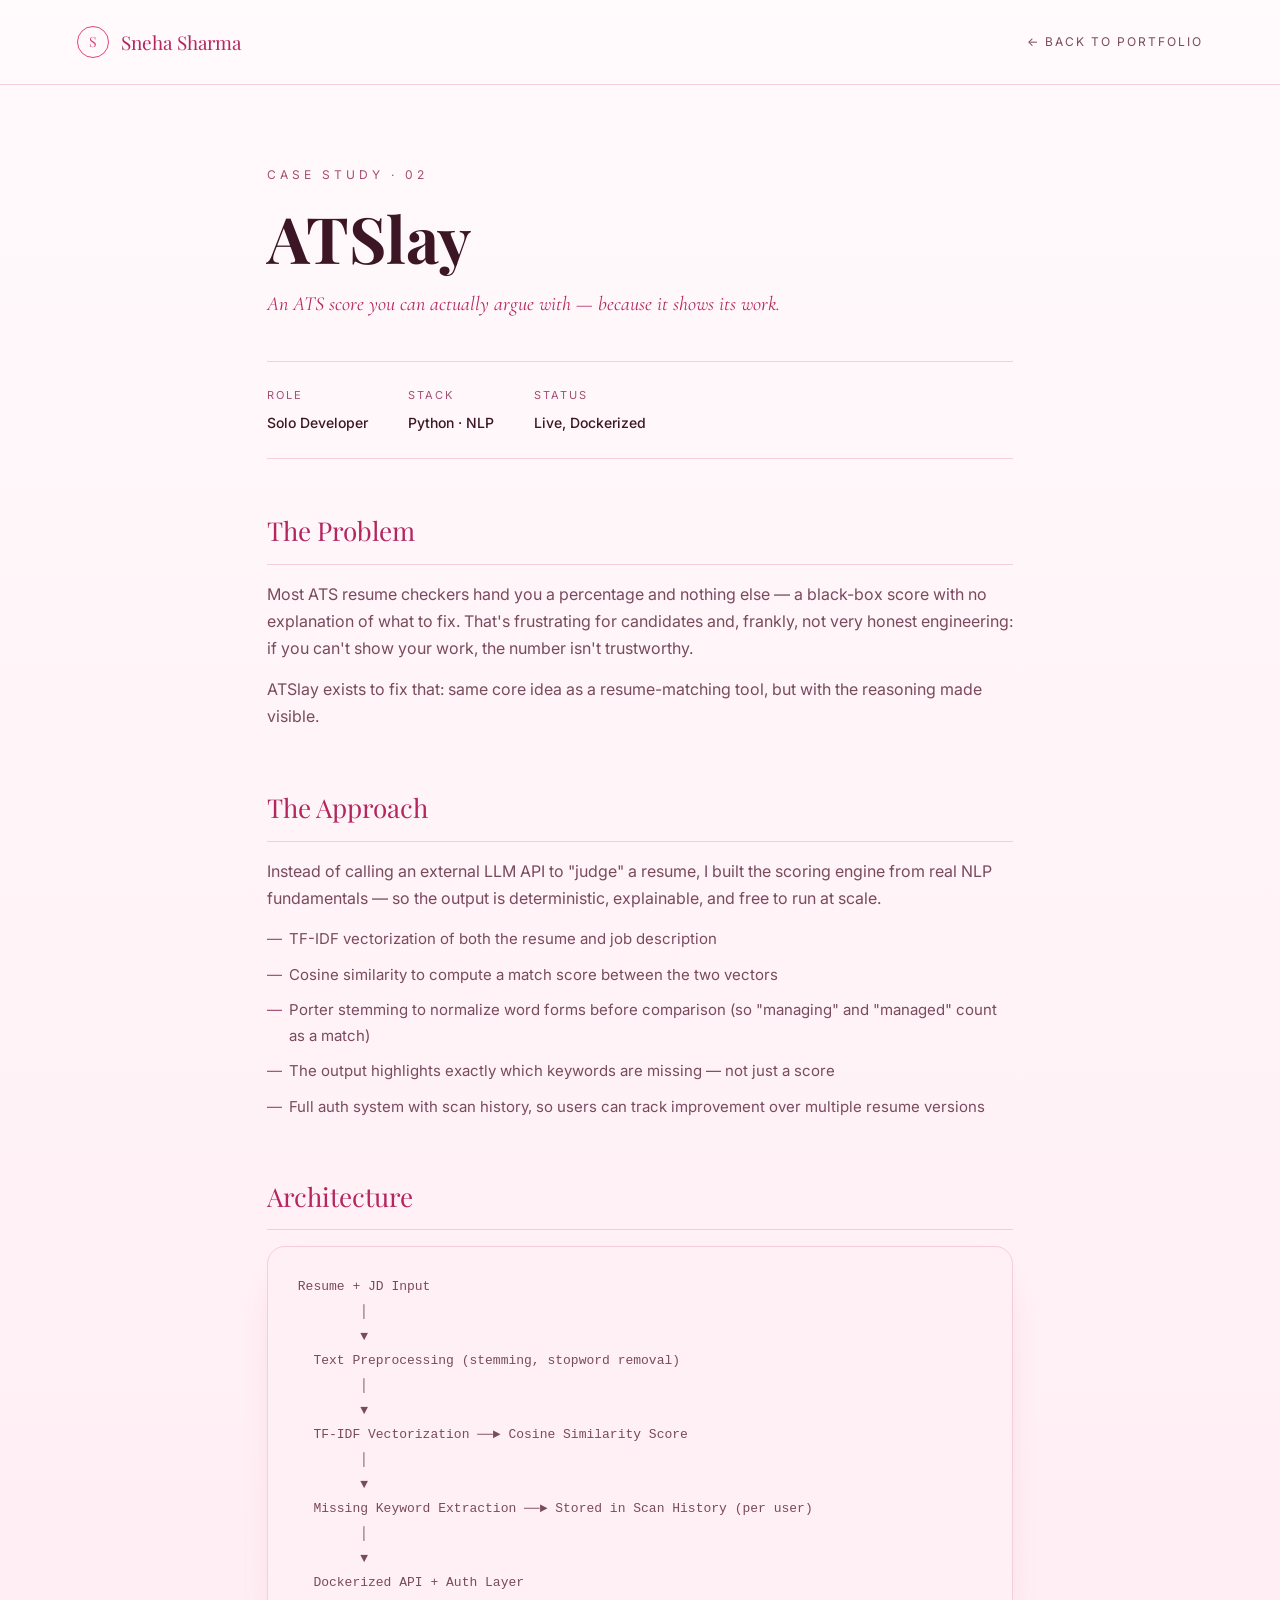
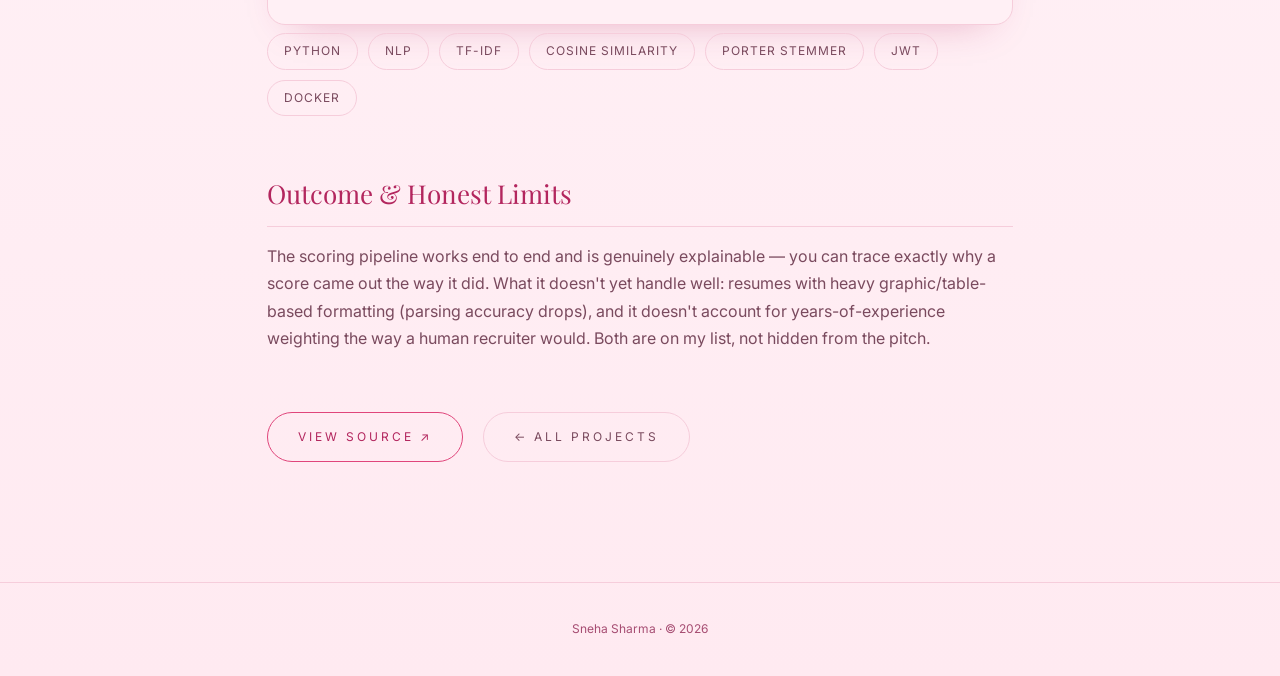
<file: atslay.html>
<!DOCTYPE html>
<html lang="en">
<head>
<meta charset="UTF-8">
<meta name="viewport" content="width=device-width, initial-scale=1.0">
<title>ATSlay — Case Study | Sneha Sharma</title>
<link rel="stylesheet" href="casestudy.css">
</head>
<body>

<nav class="cs-nav">
  <div class="brand"><span class="mono">S</span> Sneha Sharma</div>
  <a class="back" href="index.html#projects">← Back to Portfolio</a>
</nav>

<div class="cs-wrap">
  <div class="cs-eyebrow">Case Study · 02</div>
  <h1 class="cs-title">ATSlay</h1>
  <p class="cs-tag">An ATS score you can actually argue with — because it shows its work.</p>

  <div class="cs-meta">
    <div>Role<strong>Solo Developer</strong></div>
    <div>Stack<strong>Python · NLP</strong></div>
    <div>Status<strong>Live, Dockerized</strong></div>
  </div>

  <div class="cs-section">
    <div class="cs-h2">The Problem</div>
    <p>Most ATS resume checkers hand you a percentage and nothing else — a black-box score with no explanation of what to fix. That's frustrating for candidates and, frankly, not very honest engineering: if you can't show your work, the number isn't trustworthy.</p>
    <p>ATSlay exists to fix that: same core idea as a resume-matching tool, but with the reasoning made visible.</p>
  </div>

  <div class="cs-section">
    <div class="cs-h2">The Approach</div>
    <p>Instead of calling an external LLM API to "judge" a resume, I built the scoring engine from real NLP fundamentals — so the output is deterministic, explainable, and free to run at scale.</p>
    <ul>
      <li>TF-IDF vectorization of both the resume and job description</li>
      <li>Cosine similarity to compute a match score between the two vectors</li>
      <li>Porter stemming to normalize word forms before comparison (so "managing" and "managed" count as a match)</li>
      <li>The output highlights exactly which keywords are missing — not just a score</li>
      <li>Full auth system with scan history, so users can track improvement over multiple resume versions</li>
    </ul>
  </div>

  <div class="cs-section">
    <div class="cs-h2">Architecture</div>
    <div class="cs-arch">Resume + JD Input
        │
        ▼
  Text Preprocessing (stemming, stopword removal)
        │
        ▼
  TF-IDF Vectorization ──► Cosine Similarity Score
        │
        ▼
  Missing Keyword Extraction ──► Stored in Scan History (per user)
        │
        ▼
  Dockerized API + Auth Layer</div>
    <div class="cs-stack">
      <span>Python</span><span>NLP</span><span>TF-IDF</span><span>Cosine Similarity</span><span>Porter Stemmer</span><span>JWT</span><span>Docker</span>
    </div>
  </div>

  <div class="cs-section">
    <div class="cs-h2">Outcome &amp; Honest Limits</div>
    <p>The scoring pipeline works end to end and is genuinely explainable — you can trace exactly why a score came out the way it did. What it doesn't yet handle well: resumes with heavy graphic/table-based formatting (parsing accuracy drops), and it doesn't account for years-of-experience weighting the way a human recruiter would. Both are on my list, not hidden from the pitch.</p>
  </div>

  <div class="cs-cta">
    <a class="cs-btn" href="https://github.com/snehasharmaa912-ops/ATSlay" target="_blank" rel="noopener">View Source ↗</a>
    <a class="cs-btn ghost" href="index.html#projects">← All Projects</a>
  </div>
</div>

<footer class="cs-footer">Sneha Sharma · © 2026</footer>
</body>
</html>
</file>
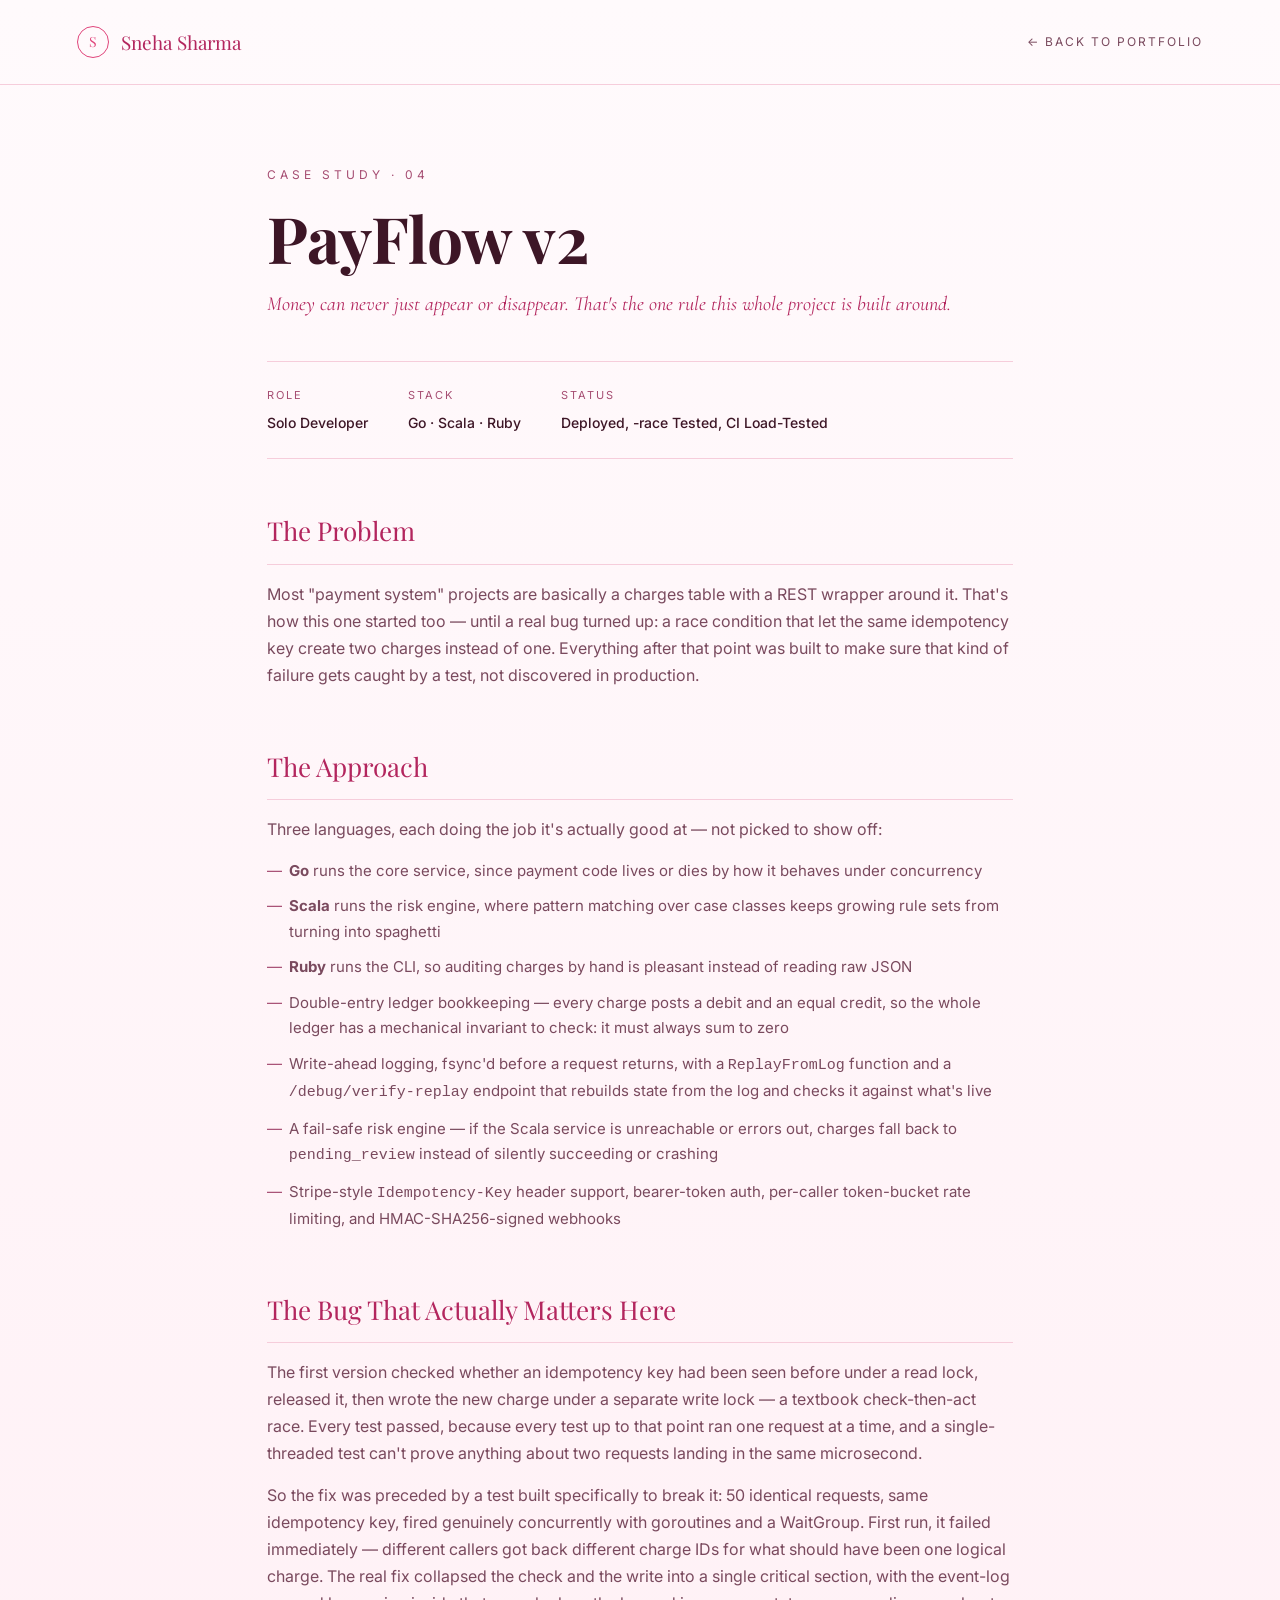
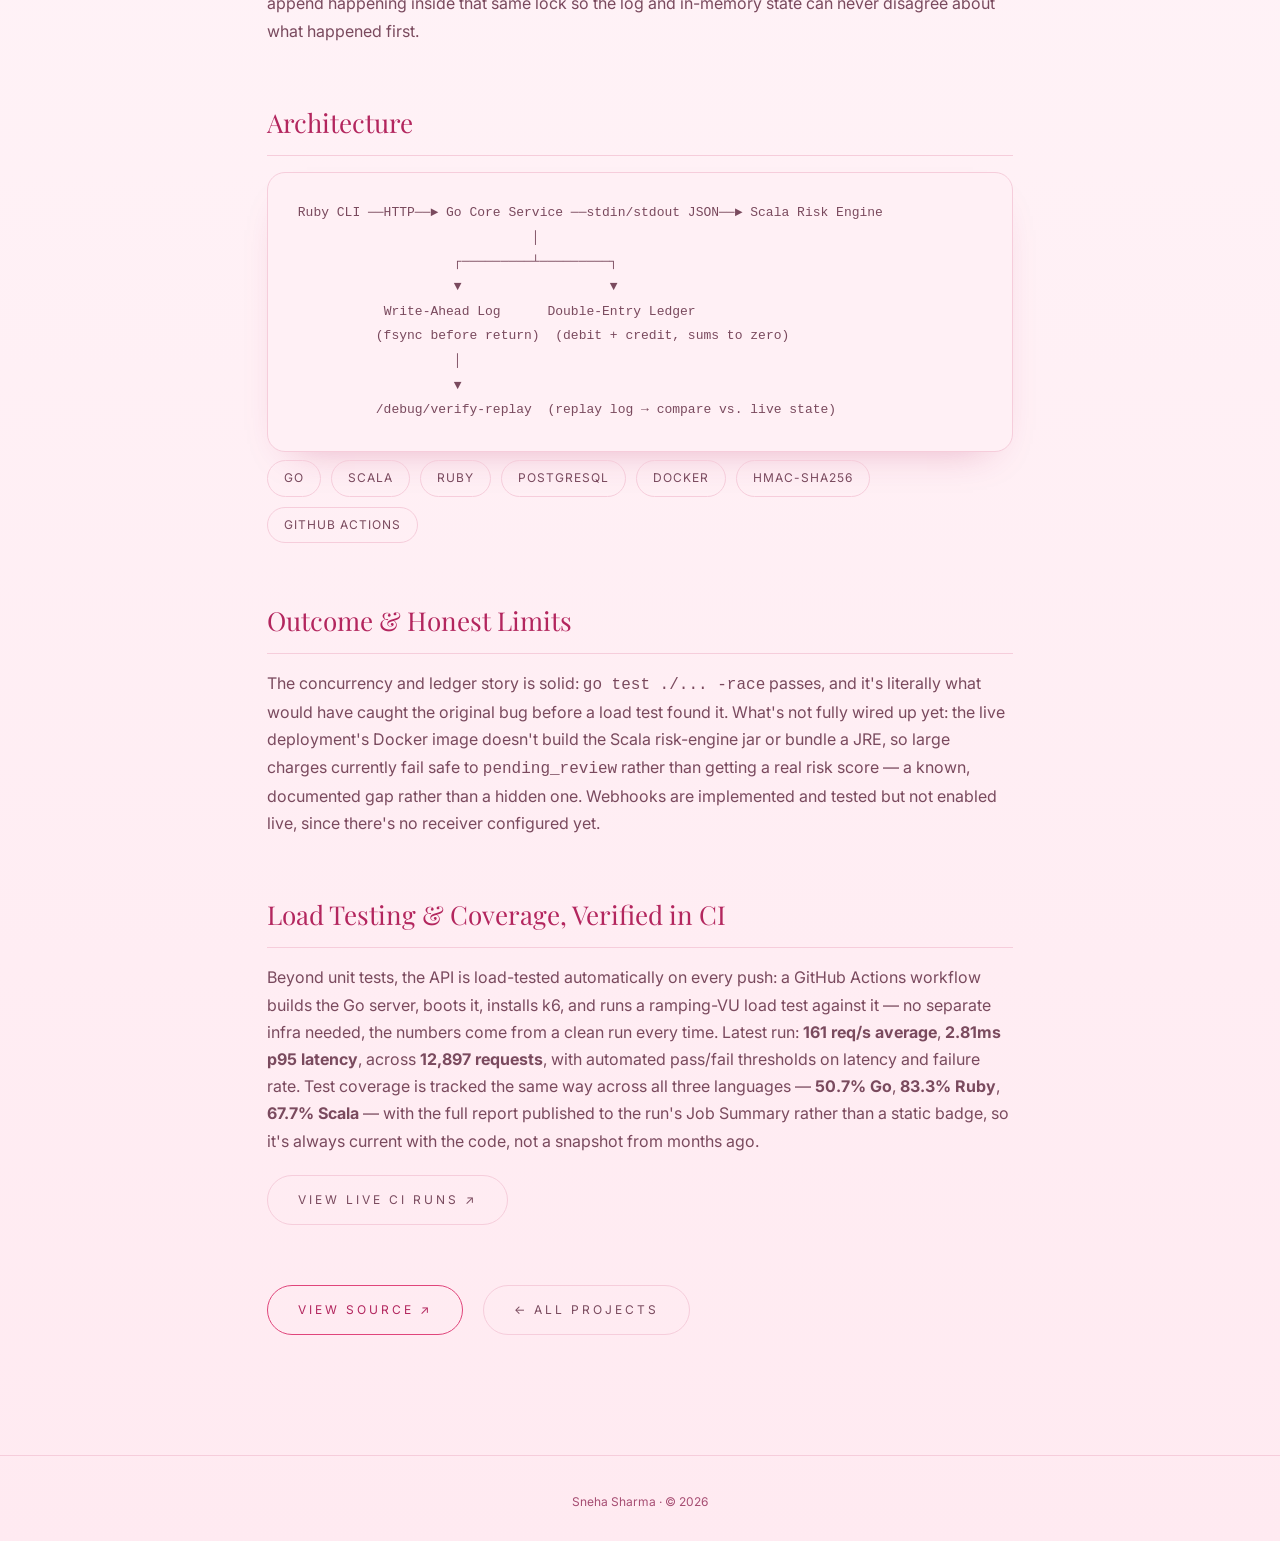
<file: payflow.html>
<!DOCTYPE html>
<html lang="en">
<head>
<meta charset="UTF-8">
<meta name="viewport" content="width=device-width, initial-scale=1.0">
<title>PayFlow v2 — Case Study | Sneha Sharma</title>
<link rel="stylesheet" href="casestudy.css">
</head>
<body>

<nav class="cs-nav">
  <div class="brand"><span class="mono">S</span> Sneha Sharma</div>
  <a class="back" href="index.html#projects">← Back to Portfolio</a>
</nav>

<div class="cs-wrap">
  <div class="cs-eyebrow">Case Study · 04</div>
  <h1 class="cs-title">PayFlow v2</h1>
  <p class="cs-tag">Money can never just appear or disappear. That's the one rule this whole project is built around.</p>

  <div class="cs-meta">
    <div>Role<strong>Solo Developer</strong></div>
    <div>Stack<strong>Go · Scala · Ruby</strong></div>
    <div>Status<strong>Deployed, -race Tested, CI Load-Tested</strong></div>
  </div>

  <div class="cs-section">
    <div class="cs-h2">The Problem</div>
    <p>Most "payment system" projects are basically a charges table with a REST wrapper around it. That's how this one started too — until a real bug turned up: a race condition that let the same idempotency key create two charges instead of one. Everything after that point was built to make sure that kind of failure gets caught by a test, not discovered in production.</p>
  </div>

  <div class="cs-section">
    <div class="cs-h2">The Approach</div>
    <p>Three languages, each doing the job it's actually good at — not picked to show off:</p>
    <ul>
      <li><strong>Go</strong> runs the core service, since payment code lives or dies by how it behaves under concurrency</li>
      <li><strong>Scala</strong> runs the risk engine, where pattern matching over case classes keeps growing rule sets from turning into spaghetti</li>
      <li><strong>Ruby</strong> runs the CLI, so auditing charges by hand is pleasant instead of reading raw JSON</li>
      <li>Double-entry ledger bookkeeping — every charge posts a debit and an equal credit, so the whole ledger has a mechanical invariant to check: it must always sum to zero</li>
      <li>Write-ahead logging, fsync'd before a request returns, with a <code>ReplayFromLog</code> function and a <code>/debug/verify-replay</code> endpoint that rebuilds state from the log and checks it against what's live</li>
      <li>A fail-safe risk engine — if the Scala service is unreachable or errors out, charges fall back to <code>pending_review</code> instead of silently succeeding or crashing</li>
      <li>Stripe-style <code>Idempotency-Key</code> header support, bearer-token auth, per-caller token-bucket rate limiting, and HMAC-SHA256-signed webhooks</li>
    </ul>
  </div>

  <div class="cs-section">
    <div class="cs-h2">The Bug That Actually Matters Here</div>
    <p>The first version checked whether an idempotency key had been seen before under a read lock, released it, then wrote the new charge under a separate write lock — a textbook check-then-act race. Every test passed, because every test up to that point ran one request at a time, and a single-threaded test can't prove anything about two requests landing in the same microsecond.</p>
    <p>So the fix was preceded by a test built specifically to break it: 50 identical requests, same idempotency key, fired genuinely concurrently with goroutines and a WaitGroup. First run, it failed immediately — different callers got back different charge IDs for what should have been one logical charge. The real fix collapsed the check and the write into a single critical section, with the event-log append happening inside that same lock so the log and in-memory state can never disagree about what happened first.</p>
  </div>

  <div class="cs-section">
    <div class="cs-h2">Architecture</div>
    <div class="cs-arch">Ruby CLI ──HTTP──► Go Core Service ──stdin/stdout JSON──► Scala Risk Engine
                              │
                    ┌─────────┴─────────┐
                    ▼                   ▼
           Write-Ahead Log      Double-Entry Ledger
          (fsync before return)  (debit + credit, sums to zero)
                    │
                    ▼
          /debug/verify-replay  (replay log → compare vs. live state)</div>
    <div class="cs-stack">
      <span>Go</span><span>Scala</span><span>Ruby</span><span>PostgreSQL</span><span>Docker</span><span>HMAC-SHA256</span><span>GitHub Actions</span>
    </div>
  </div>

  <div class="cs-section">
    <div class="cs-h2">Outcome &amp; Honest Limits</div>
    <p>The concurrency and ledger story is solid: <code>go test ./... -race</code> passes, and it's literally what would have caught the original bug before a load test found it. What's not fully wired up yet: the live deployment's Docker image doesn't build the Scala risk-engine jar or bundle a JRE, so large charges currently fail safe to <code>pending_review</code> rather than getting a real risk score — a known, documented gap rather than a hidden one. Webhooks are implemented and tested but not enabled live, since there's no receiver configured yet.</p>
  </div>

  <div class="cs-section">
    <div class="cs-h2">Load Testing &amp; Coverage, Verified in CI</div>
    <p>Beyond unit tests, the API is load-tested automatically on every push: a GitHub Actions workflow builds the Go server, boots it, installs k6, and runs a ramping-VU load test against it — no separate infra needed, the numbers come from a clean run every time. Latest run: <strong>161 req/s average</strong>, <strong>2.81ms p95 latency</strong>, across <strong>12,897 requests</strong>, with automated pass/fail thresholds on latency and failure rate. Test coverage is tracked the same way across all three languages — <strong>50.7% Go</strong>, <strong>83.3% Ruby</strong>, <strong>67.7% Scala</strong> — with the full report published to the run's Job Summary rather than a static badge, so it's always current with the code, not a snapshot from months ago.</p>
    <div class="cs-cta" style="margin-top:20px;">
      <a class="cs-btn ghost" href="https://github.com/snehasharmaa912-ops/PayFlow-v2/actions/workflows/load-test.yml" target="_blank" rel="noopener">View Live CI Runs ↗</a>
    </div>
  </div>

  <div class="cs-cta">
    <a class="cs-btn" href="https://github.com/snehasharmaa912-ops/PayFlow-v2" target="_blank" rel="noopener">View Source ↗</a>
    <a class="cs-btn ghost" href="index.html#projects">← All Projects</a>
  </div>
</div>

<footer class="cs-footer">Sneha Sharma · © 2026</footer>
</body>
</html>
</file>
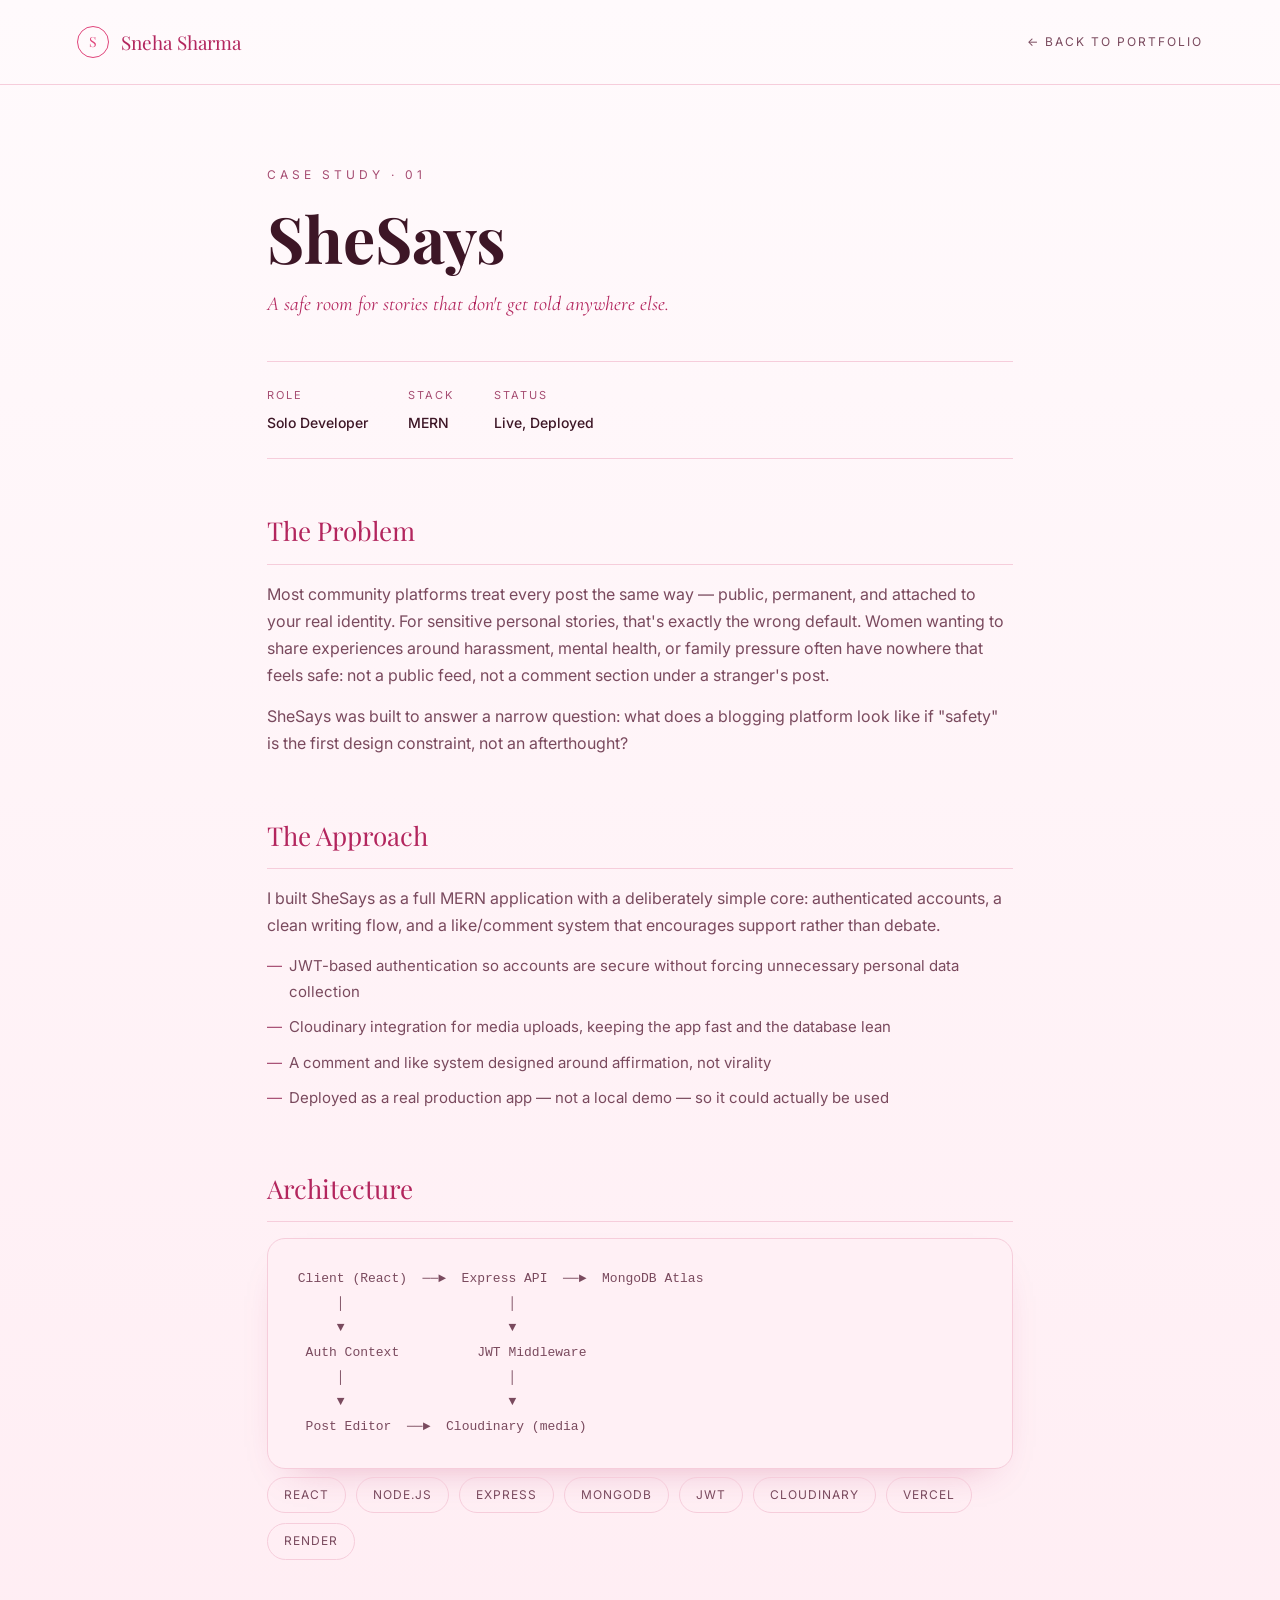
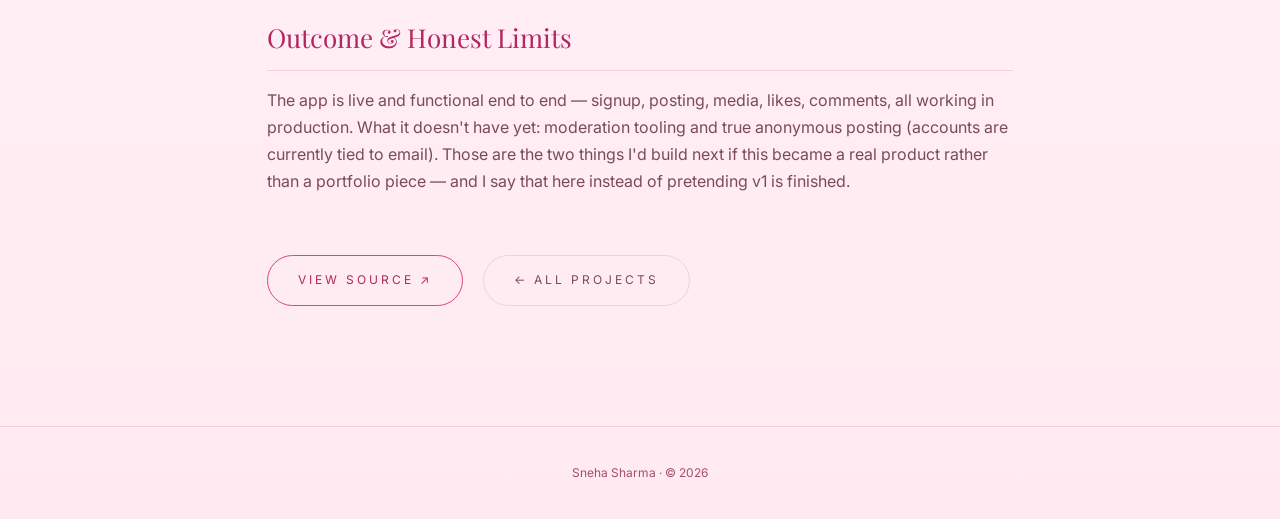
<file: shesays.html>
<!DOCTYPE html>
<html lang="en">
<head>
<meta charset="UTF-8">
<meta name="viewport" content="width=device-width, initial-scale=1.0">
<title>SheSays — Case Study | Sneha Sharma</title>
<link rel="stylesheet" href="casestudy.css">
</head>
<body>

<nav class="cs-nav">
  <div class="brand"><span class="mono">S</span> Sneha Sharma</div>
  <a class="back" href="index.html#projects">← Back to Portfolio</a>
</nav>

<div class="cs-wrap">
  <div class="cs-eyebrow">Case Study · 01</div>
  <h1 class="cs-title">SheSays</h1>
  <p class="cs-tag">A safe room for stories that don't get told anywhere else.</p>

  <div class="cs-meta">
    <div>Role<strong>Solo Developer</strong></div>
    <div>Stack<strong>MERN</strong></div>
    <div>Status<strong>Live, Deployed</strong></div>
  </div>

  <div class="cs-section">
    <div class="cs-h2">The Problem</div>
    <p>Most community platforms treat every post the same way — public, permanent, and attached to your real identity. For sensitive personal stories, that's exactly the wrong default. Women wanting to share experiences around harassment, mental health, or family pressure often have nowhere that feels safe: not a public feed, not a comment section under a stranger's post.</p>
    <p>SheSays was built to answer a narrow question: what does a blogging platform look like if "safety" is the first design constraint, not an afterthought?</p>
  </div>

  <div class="cs-section">
    <div class="cs-h2">The Approach</div>
    <p>I built SheSays as a full MERN application with a deliberately simple core: authenticated accounts, a clean writing flow, and a like/comment system that encourages support rather than debate.</p>
    <ul>
      <li>JWT-based authentication so accounts are secure without forcing unnecessary personal data collection</li>
      <li>Cloudinary integration for media uploads, keeping the app fast and the database lean</li>
      <li>A comment and like system designed around affirmation, not virality</li>
      <li>Deployed as a real production app — not a local demo — so it could actually be used</li>
    </ul>
  </div>

  <div class="cs-section">
    <div class="cs-h2">Architecture</div>
    <div class="cs-arch">Client (React)  ──►  Express API  ──►  MongoDB Atlas
     │                     │
     ▼                     ▼
 Auth Context          JWT Middleware
     │                     │
     ▼                     ▼
 Post Editor  ──►  Cloudinary (media)</div>
    <div class="cs-stack">
      <span>React</span><span>Node.js</span><span>Express</span><span>MongoDB</span><span>JWT</span><span>Cloudinary</span><span>Vercel</span><span>Render</span>
    </div>
  </div>

  <div class="cs-section">
    <div class="cs-h2">Outcome &amp; Honest Limits</div>
    <p>The app is live and functional end to end — signup, posting, media, likes, comments, all working in production. What it doesn't have yet: moderation tooling and true anonymous posting (accounts are currently tied to email). Those are the two things I'd build next if this became a real product rather than a portfolio piece — and I say that here instead of pretending v1 is finished.</p>
  </div>

  <div class="cs-cta">
    <a class="cs-btn" href="https://github.com/snehasharmaa912-ops/SheSays" target="_blank" rel="noopener">View Source ↗</a>
    <a class="cs-btn ghost" href="index.html#projects">← All Projects</a>
  </div>
</div>

<footer class="cs-footer">Sneha Sharma · © 2026</footer>
</body>
</html>
</file>
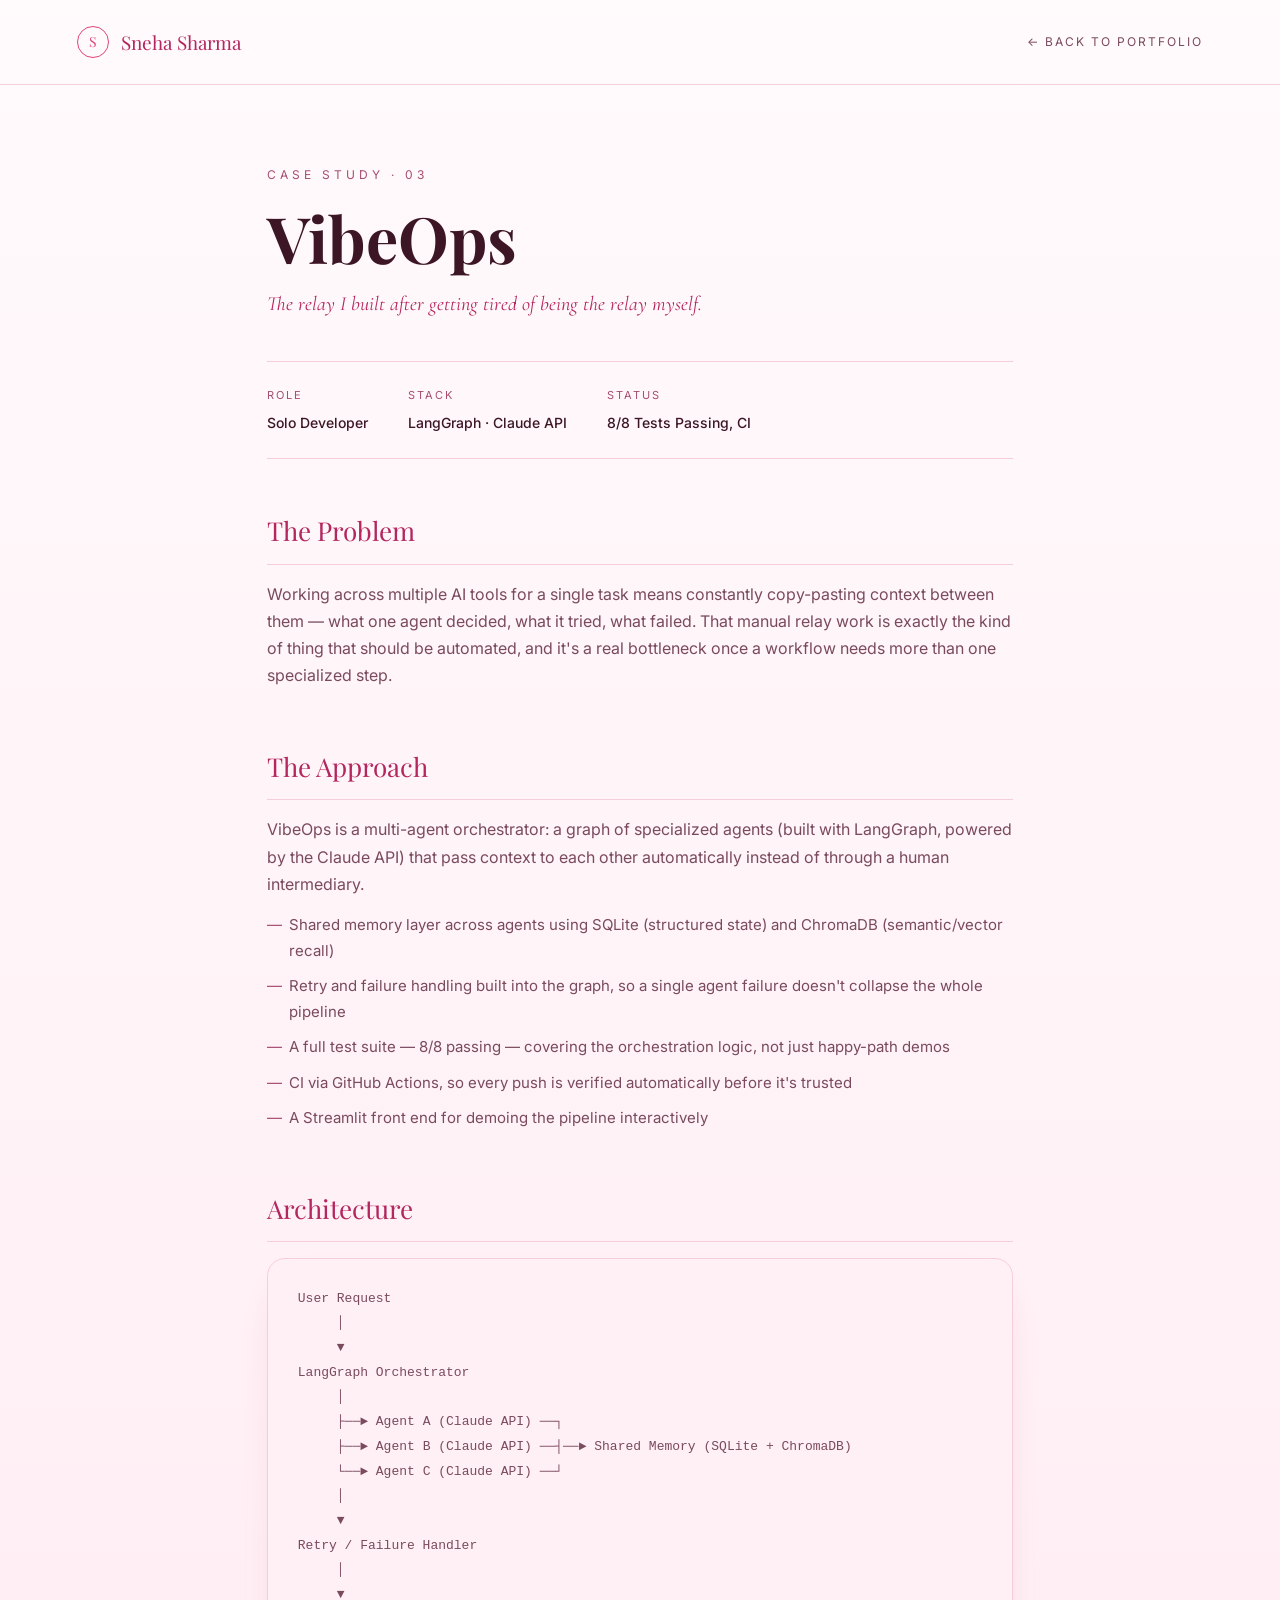
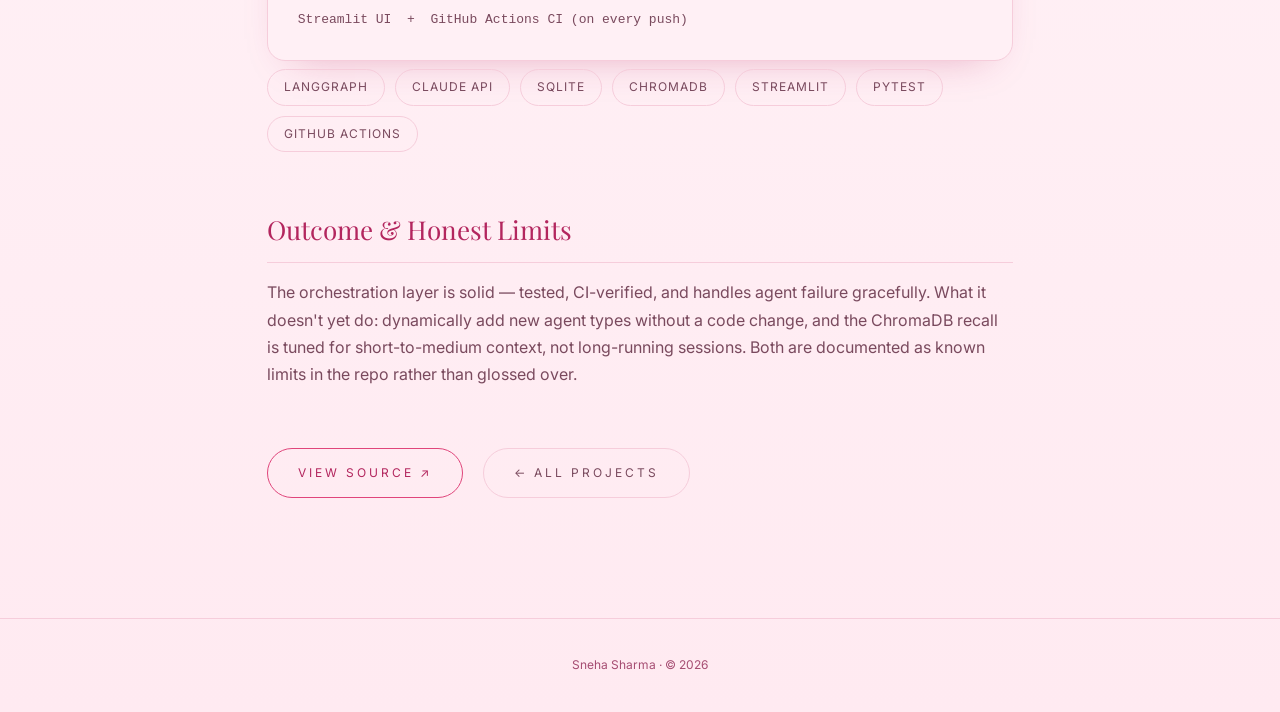
<file: vibeops.html>
<!DOCTYPE html>
<html lang="en">
<head>
<meta charset="UTF-8">
<meta name="viewport" content="width=device-width, initial-scale=1.0">
<title>VibeOps — Case Study | Sneha Sharma</title>
<link rel="stylesheet" href="casestudy.css">
</head>
<body>

<nav class="cs-nav">
  <div class="brand"><span class="mono">S</span> Sneha Sharma</div>
  <a class="back" href="index.html#projects">← Back to Portfolio</a>
</nav>

<div class="cs-wrap">
  <div class="cs-eyebrow">Case Study · 03</div>
  <h1 class="cs-title">VibeOps</h1>
  <p class="cs-tag">The relay I built after getting tired of being the relay myself.</p>

  <div class="cs-meta">
    <div>Role<strong>Solo Developer</strong></div>
    <div>Stack<strong>LangGraph · Claude API</strong></div>
    <div>Status<strong>8/8 Tests Passing, CI</strong></div>
  </div>

  <div class="cs-section">
    <div class="cs-h2">The Problem</div>
    <p>Working across multiple AI tools for a single task means constantly copy-pasting context between them — what one agent decided, what it tried, what failed. That manual relay work is exactly the kind of thing that should be automated, and it's a real bottleneck once a workflow needs more than one specialized step.</p>
  </div>

  <div class="cs-section">
    <div class="cs-h2">The Approach</div>
    <p>VibeOps is a multi-agent orchestrator: a graph of specialized agents (built with LangGraph, powered by the Claude API) that pass context to each other automatically instead of through a human intermediary.</p>
    <ul>
      <li>Shared memory layer across agents using SQLite (structured state) and ChromaDB (semantic/vector recall)</li>
      <li>Retry and failure handling built into the graph, so a single agent failure doesn't collapse the whole pipeline</li>
      <li>A full test suite — 8/8 passing — covering the orchestration logic, not just happy-path demos</li>
      <li>CI via GitHub Actions, so every push is verified automatically before it's trusted</li>
      <li>A Streamlit front end for demoing the pipeline interactively</li>
    </ul>
  </div>

  <div class="cs-section">
    <div class="cs-h2">Architecture</div>
    <div class="cs-arch">User Request
     │
     ▼
LangGraph Orchestrator
     │
     ├──► Agent A (Claude API) ──┐
     ├──► Agent B (Claude API) ──┤──► Shared Memory (SQLite + ChromaDB)
     └──► Agent C (Claude API) ──┘
     │
     ▼
Retry / Failure Handler
     │
     ▼
Streamlit UI  +  GitHub Actions CI (on every push)</div>
    <div class="cs-stack">
      <span>LangGraph</span><span>Claude API</span><span>SQLite</span><span>ChromaDB</span><span>Streamlit</span><span>Pytest</span><span>GitHub Actions</span>
    </div>
  </div>

  <div class="cs-section">
    <div class="cs-h2">Outcome &amp; Honest Limits</div>
    <p>The orchestration layer is solid — tested, CI-verified, and handles agent failure gracefully. What it doesn't yet do: dynamically add new agent types without a code change, and the ChromaDB recall is tuned for short-to-medium context, not long-running sessions. Both are documented as known limits in the repo rather than glossed over.</p>
  </div>

  <div class="cs-cta">
    <a class="cs-btn" href="https://github.com/snehasharmaa912-ops/VibeOps" target="_blank" rel="noopener">View Source ↗</a>
    <a class="cs-btn ghost" href="index.html#projects">← All Projects</a>
  </div>
</div>

<footer class="cs-footer">Sneha Sharma · © 2026</footer>
</body>
</html>
</file>
<file: casestudy.css>
@import url('https://fonts.googleapis.com/css2?family=Playfair+Display:ital,wght@0,600;0,700;1,500&family=Cormorant+Garamond:ital,wght@0,500;1,500&family=Inter:wght@300;400;500;600&display=swap');

:root{
  --ink:#fffafc; --ink-2:#fff0f5; --ink-3:#ffe3ec; --hairline:#f6cddb;
  --gold:#e0457b; --gold-bright:#b3265e; --gold-dim:#a64d72;
  --ivory:#3d1626; --ivory-dim:#7a4a5e;
  --serif:'Playfair Display', serif; --serif-italic:'Cormorant Garamond', serif; --sans:'Inter', sans-serif;
}
*{margin:0;padding:0;box-sizing:border-box;}
body{background:var(--ink);color:var(--ivory);font-family:var(--sans);line-height:1.7;}
a{color:var(--gold-bright);text-decoration:none;}

.cs-nav{
  padding:26px 6vw;display:flex;justify-content:space-between;align-items:center;
  border-bottom:1px solid var(--hairline);
}
.cs-nav .brand{font-family:var(--serif);font-size:19px;color:var(--gold-bright);display:flex;align-items:center;gap:12px;}
.cs-nav .mono{width:32px;height:32px;border:1px solid var(--gold);border-radius:50%;display:flex;align-items:center;justify-content:center;font-size:14px;color:var(--gold);}
.cs-nav .back{font-size:12px;letter-spacing:2px;text-transform:uppercase;color:var(--ivory-dim);}
.cs-nav .back:hover{color:var(--gold-bright);}

.cs-wrap{max-width:900px;margin:0 auto;padding:80px 6vw 120px;}
.cs-eyebrow{font-size:12px;letter-spacing:4px;text-transform:uppercase;color:var(--gold-dim);margin-bottom:18px;}
.cs-title{font-family:var(--serif);font-size:clamp(36px,6vw,64px);color:var(--ivory);margin-bottom:16px;line-height:1.05;}
.cs-tag{font-family:var(--serif-italic);font-style:italic;font-size:20px;color:var(--gold-bright);margin-bottom:40px;}

.cs-meta{display:flex;gap:40px;flex-wrap:wrap;padding:24px 0;border-top:1px solid var(--hairline);border-bottom:1px solid var(--hairline);margin-bottom:50px;}
.cs-meta div{font-size:11px;letter-spacing:2px;text-transform:uppercase;color:var(--gold-dim);}
.cs-meta strong{display:block;font-size:14px;letter-spacing:0;text-transform:none;color:var(--ivory);margin-top:6px;font-weight:500;}

.cs-section{margin-bottom:56px;}
.cs-h2{font-family:var(--serif);font-size:26px;color:var(--gold-bright);margin-bottom:16px;padding-bottom:10px;border-bottom:1px solid var(--hairline);}
.cs-section p{color:var(--ivory-dim);font-size:16px;margin-bottom:14px;}
.cs-section ul{list-style:none;margin-top:10px;}
.cs-section ul li{position:relative;padding-left:22px;color:var(--ivory-dim);margin-bottom:10px;font-size:15px;}
.cs-section ul li::before{content:'—';position:absolute;left:0;color:var(--gold-dim);}

.cs-arch{
  border:1px solid var(--hairline);padding:28px 30px;background:var(--ink-2);
  font-family:monospace;font-size:13px;color:var(--ivory-dim);white-space:pre-wrap;line-height:1.9;
  overflow-x:auto;
}

.cs-stack{display:flex;flex-wrap:wrap;gap:10px;margin-top:8px;}
.cs-stack span{font-size:12px;letter-spacing:1px;padding:7px 16px;border:1px solid var(--hairline);color:var(--ivory-dim);text-transform:uppercase;}

.cs-cta{display:flex;gap:20px;margin-top:60px;flex-wrap:wrap;}
.cs-btn{
  padding:14px 30px;font-size:12px;letter-spacing:3px;text-transform:uppercase;
  border:1px solid var(--gold);color:var(--gold-bright);
}
.cs-btn:hover{background:var(--gold);color:var(--ink);}
.cs-btn.ghost{border-color:var(--hairline);color:var(--ivory-dim);}
.cs-btn.ghost:hover{border-color:var(--gold-dim);color:var(--ivory);background:none;}

footer.cs-footer{text-align:center;padding:36px 6vw;border-top:1px solid var(--hairline);font-size:12px;color:var(--gold-dim);}

body{background:linear-gradient(180deg,#fffafc,#ffeaf1);min-height:100vh;}
.cs-btn,.cs-stack span{border-radius:999px;}
.cs-btn:hover{color:#fff;}
.cs-arch{border-radius:18px;box-shadow:0 18px 40px -26px rgba(179,38,94,.4);}
</file>
